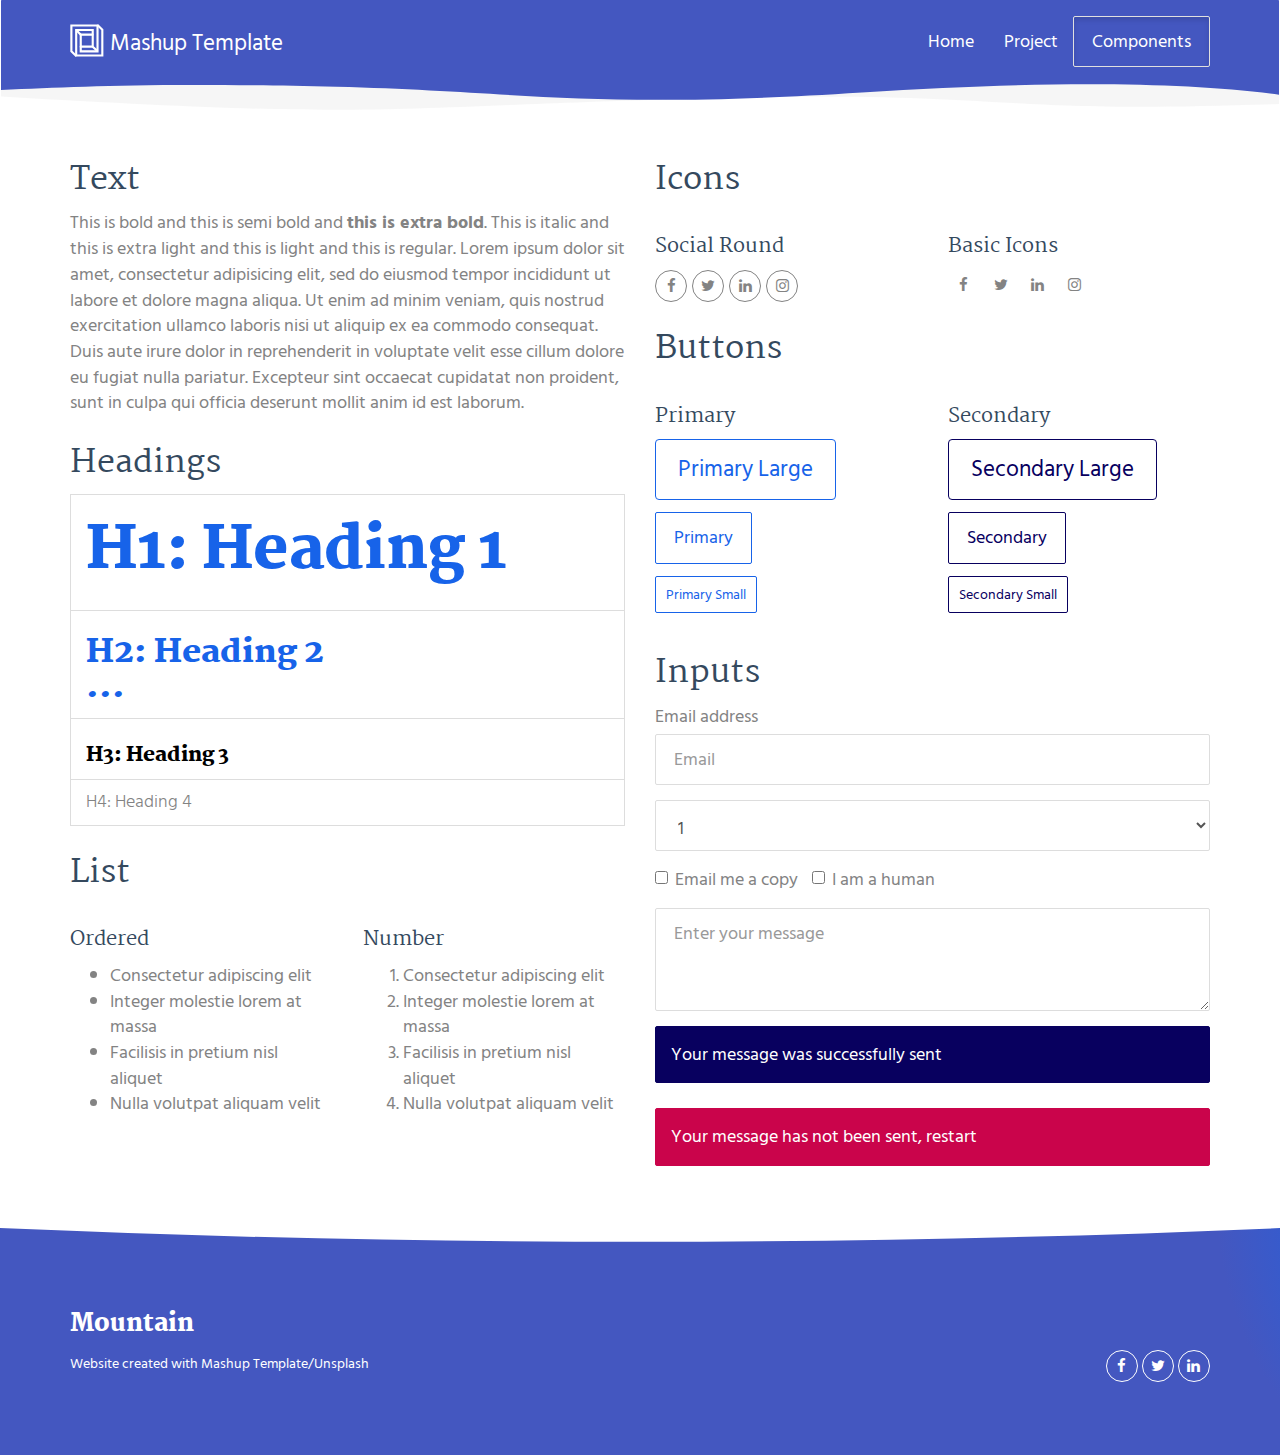
<file: components.html>
<!DOCTYPE html>
<html lang="en">

<head>
  <meta charset="UTF-8">
  <meta content="IE=edge" http-equiv="X-UA-Compatible">
  <meta content="width=device-width,initial-scale=1" name="viewport">
  <meta content="description" name="description">
  <meta name="google" content="notranslate" />
  <meta content="Mashup templates have been developped by Orson.io team" name="author">

  <!-- Disable tap highlight on IE -->
  <meta name="msapplication-tap-highlight" content="no">
  
  
  <link rel="apple-touch-icon" sizes="180x180" href="./assets/apple-icon-180x180.png">
  <link href="./assets/favicon.ico" rel="icon">

  <link href="" rel="stylesheet">


  <title>Title page</title>

<link href="./main.550dcf66.css" rel="stylesheet"></head>

<body> <!-- Add your content of header -->
<header>
  <nav class="navbar navbar-default active">
    <div class="container">
      <div class="navbar-header">
        <button type="button" class="navbar-toggle collapsed" data-toggle="collapse" data-target="#navbar-collapse" aria-expanded="false">
          <span class="sr-only">Toggle navigation</span>
          <span class="icon-bar"></span>
          <span class="icon-bar"></span>
          <span class="icon-bar"></span>
        </button>
        <a class="navbar-brand" href="./index.html" title="">
          <img src="./assets/images/mashup-icon.svg" class="navbar-logo-img" alt="">
          Mashup Template
        </a>
      </div>

      <div class="collapse navbar-collapse" id="navbar-collapse">
        <ul class="nav navbar-nav navbar-right">
          <li><a href="./index.html" title="">Home</a></li>
          <li><a href="./project.html" title="">Project</a></li>
          <li>
            <p>
              <a href="./components.html" class="btn btn-default navbar-btn" title="">Components</a>
            </p>
          </li>

        </ul>
      </div> 
    </div>
  </nav>
</header>

<!-- Add your site or app content here -->
  <div class="container">
    <div class="row">
      <div class="col-xs-12 col-md-6">

        <div class="template-example">
          <h2 class="template-title-example">Text</h2>
          <p>This is bold and this is semi bold and <b>this is extra bold</b>. This is italic and this is extra light and this is light
          and this is regular. Lorem ipsum dolor sit amet, consectetur adipisicing elit, sed do eiusmod
          tempor incididunt ut labore et dolore magna aliqua. Ut enim ad minim veniam,
          quis nostrud exercitation ullamco laboris nisi ut aliquip ex ea commodo
          consequat. Duis aute irure dolor in reprehenderit in voluptate velit esse
          cillum dolore eu fugiat nulla pariatur. Excepteur sint occaecat cupidatat non
          proident, sunt in culpa qui officia deserunt mollit anim id est laborum.
          </p>
        </div>

        <div class="template-example">
          <h2 class="template-title-example">Headings</h2>
          
          <table class="table table-bordered">
            <tr><td><h1>H1: Heading 1</h1></td></tr>
            <tr><td><h2>H2: Heading 2</h2></td></tr>
            <tr><td><h3>H3: Heading 3</h3></td></tr>
            <tr><td><h4>H4: Heading 4</h4></td></tr>
          </table>
        </div>

        <div class="template-example">
          <h2 class="template-title-example">List</h2>
          <div class="row">
            <div class="col-md-6">
              <h3 class="template-title-example">Ordered</h3>
              <ul>
                <li>Consectetur adipiscing elit</li>
                <li>Integer molestie lorem at massa</li>
                <li>Facilisis in pretium nisl aliquet</li>
                <li>Nulla volutpat aliquam velit</li>
              </ul>
            </div>
            <div class="col-md-6">
              <h3 class="template-title-example">Number</h3>
              <ol>
                <li>Consectetur adipiscing elit</li>
                <li>Integer molestie lorem at massa</li>
                <li>Facilisis in pretium nisl aliquet</li>
                <li>Nulla volutpat aliquam velit</li>
              </ol>
            </div>
          </div>
        </div>

        
      </div>

      <div class="col-xs-12 col-md-6">
        <div class="template-example">
          <h2 class="template-title-example">Icons</h2>
          
          <div class="row">
            <div class="col-md-6">
              <h3 class="template-title-example">Social Round</h2>
              <ul class="list-icons">
                <li>
                  <a href="" class="social-round-icon fa-icon">
                    <i class="fa fa-facebook"></i>
                  </a>
                </li>
                <li>
                  <a href="" class="social-round-icon fa-icon">
                    <i class="fa fa-twitter"></i>
                  </a>
                </li>
                <li>
                  <a href="" class="social-round-icon fa-icon">
                    <i class="fa fa-linkedin"></i>
                  </a>
                </li>
                <li>
                  <a href="" class="social-round-icon fa-icon">
                    <i class="fa fa-instagram"></i>
                  </a>
                </li>
              </ul>
            </div>
            <div class="col-md-6">
               <h3 class="template-title-example">Basic Icons</h2>
                <ul class="list-icons">
                  <li>
                    <span class="fa-icon">
                      <i class="fa fa-facebook"></i>
                    </span>
                  </li>
                  <li>
                    <span class="fa-icon">
                      <i class="fa fa-twitter"></i>
                    </span>
                  </li>
                  <li>
                    <span class="fa-icon">
                      <i class="fa fa-linkedin"></i>
                    </span>
                  </li>
                  <li>
                    <span class="fa-icon">
                      <i class="fa fa-instagram"></i>
                    </span>
                  </li>
                </ul>
            </div>

          </div>


          


        </div>

        <div class="template-example">
          <h2 class="template-title-example">Buttons</h2>
          <div class="row">
            <div class="col-md-6">
              <h3 class="template-title-example">Primary</h2>
              <div class="row">
                  <div class="col-md-6">
                  <p><a href="" class="btn btn-primary btn-lg">Primary Large</a></p>
                  <p><a href="" class="btn btn-primary">Primary </a></p>
                  <p><a href="" class="btn btn-primary btn-sm">Primary Small</a></p>
                </div>
              </div>

            </div>

            <div class="col-md-6">
              <h3 class="template-title-example">Secondary</h2>
              <div class="row">
                  <div class="col-md-6">
                  <p><a href="" class="btn btn-info btn-lg">Secondary Large</a></p>
                  <p><a href="" class="btn btn-info">Secondary </a></p>
                  <p><a href="" class="btn btn-info btn-sm">Secondary Small</a></p>
                </div>
              </div>
            </div>
          </div>
        </div>
        
        <div class="template-example">
          <h2 class="template-title-example">Inputs</h2>

            <div class="form-group">
              <label for="exampleInputEmail1">Email address</label>
              <input type="email" class="form-control" id="exampleInputEmail1" placeholder="Email">
            </div>

            <div class="form-group">
              <select class="form-control">
                <option>1</option>
                <option>2</option>
                <option>3</option>
                <option>4</option>
                <option>5</option>
              </select>
            </div>

            <div class="form-group">
              <label class="checkbox-inline">
                <input 
                type="checkbox" id="inlineCheckbox1" value="option1"> Email me a copy
              </label>
              <label class="checkbox-inline">
                <input type="checkbox" id="inlineCheckbox2" value="option2"> I am a human
              </label>
            </div>

            <div class="form-group">
              <textarea class="form-control" rows="3" placeholder="Enter your message"></textarea>
            </div>
            
            <div class="alert alert-success" role="alert">Your message was successfully sent</div>
            <div class="alert alert-danger" role="alert">Your message has not been sent, restart</div>
        </div>




      </div>
    </div>
  </div>

<footer class="footer-container white-text-container">
  <div class="container">
    <div class="row">

     
      <div class="col-xs-12">
        <h3>Mountain</h3>

        <div class="row">
          <div class="col-xs-12 col-sm-7">
            <p><small>Website created with <a href="http://www.mashup-template.com/" title="Create website with free html template">Mashup Template</a>/<a href="https://www.unsplash.com/" title="Beautiful Free Images">Unsplash</a></small>
            </p>
          </div>
          <div class="col-xs-12 col-sm-5">
            <p class="text-right">
              <a href="https://facebook.com/" class="social-round-icon white-round-icon fa-icon" title="">
                <i class="fa fa-facebook" aria-hidden="true"></i>
              </a>
              <a href="https://twitter.com/" class="social-round-icon white-round-icon fa-icon" title="">
                <i class="fa fa-twitter" aria-hidden="true"></i>
              </a>
              <a href="https://www.linkedin.com/" class="social-round-icon white-round-icon fa-icon" title="">
                <i class="fa fa-linkedin" aria-hidden="true"></i>
              </a>
            </p>
          </div>
        </div>
        
        
      </div>
    </div>
  </div>
</footer>

<script>
  document.addEventListener("DOMContentLoaded", function (event) {
    navActivePage();
    scrollRevelation('.reveal');
  });
</script>

<!-- Google Analytics: change UA-XXXXX-X to be your site's ID 

<script>
  (function (i, s, o, g, r, a, m) {
    i['GoogleAnalyticsObject'] = r; i[r] = i[r] || function () {
      (i[r].q = i[r].q || []).push(arguments)
    }, i[r].l = 1 * new Date(); a = s.createElement(o),
      m = s.getElementsByTagName(o)[0]; a.async = 1; a.src = g; m.parentNode.insertBefore(a, m)
  })(window, document, 'script', '//www.google-analytics.com/analytics.js', 'ga');
  ga('create', 'UA-XXXXX-X', 'auto');
  ga('send', 'pageview');
</script>

--> <script type="text/javascript" src="./main.0cf8b554.js"></script></body>

</html>
</file>
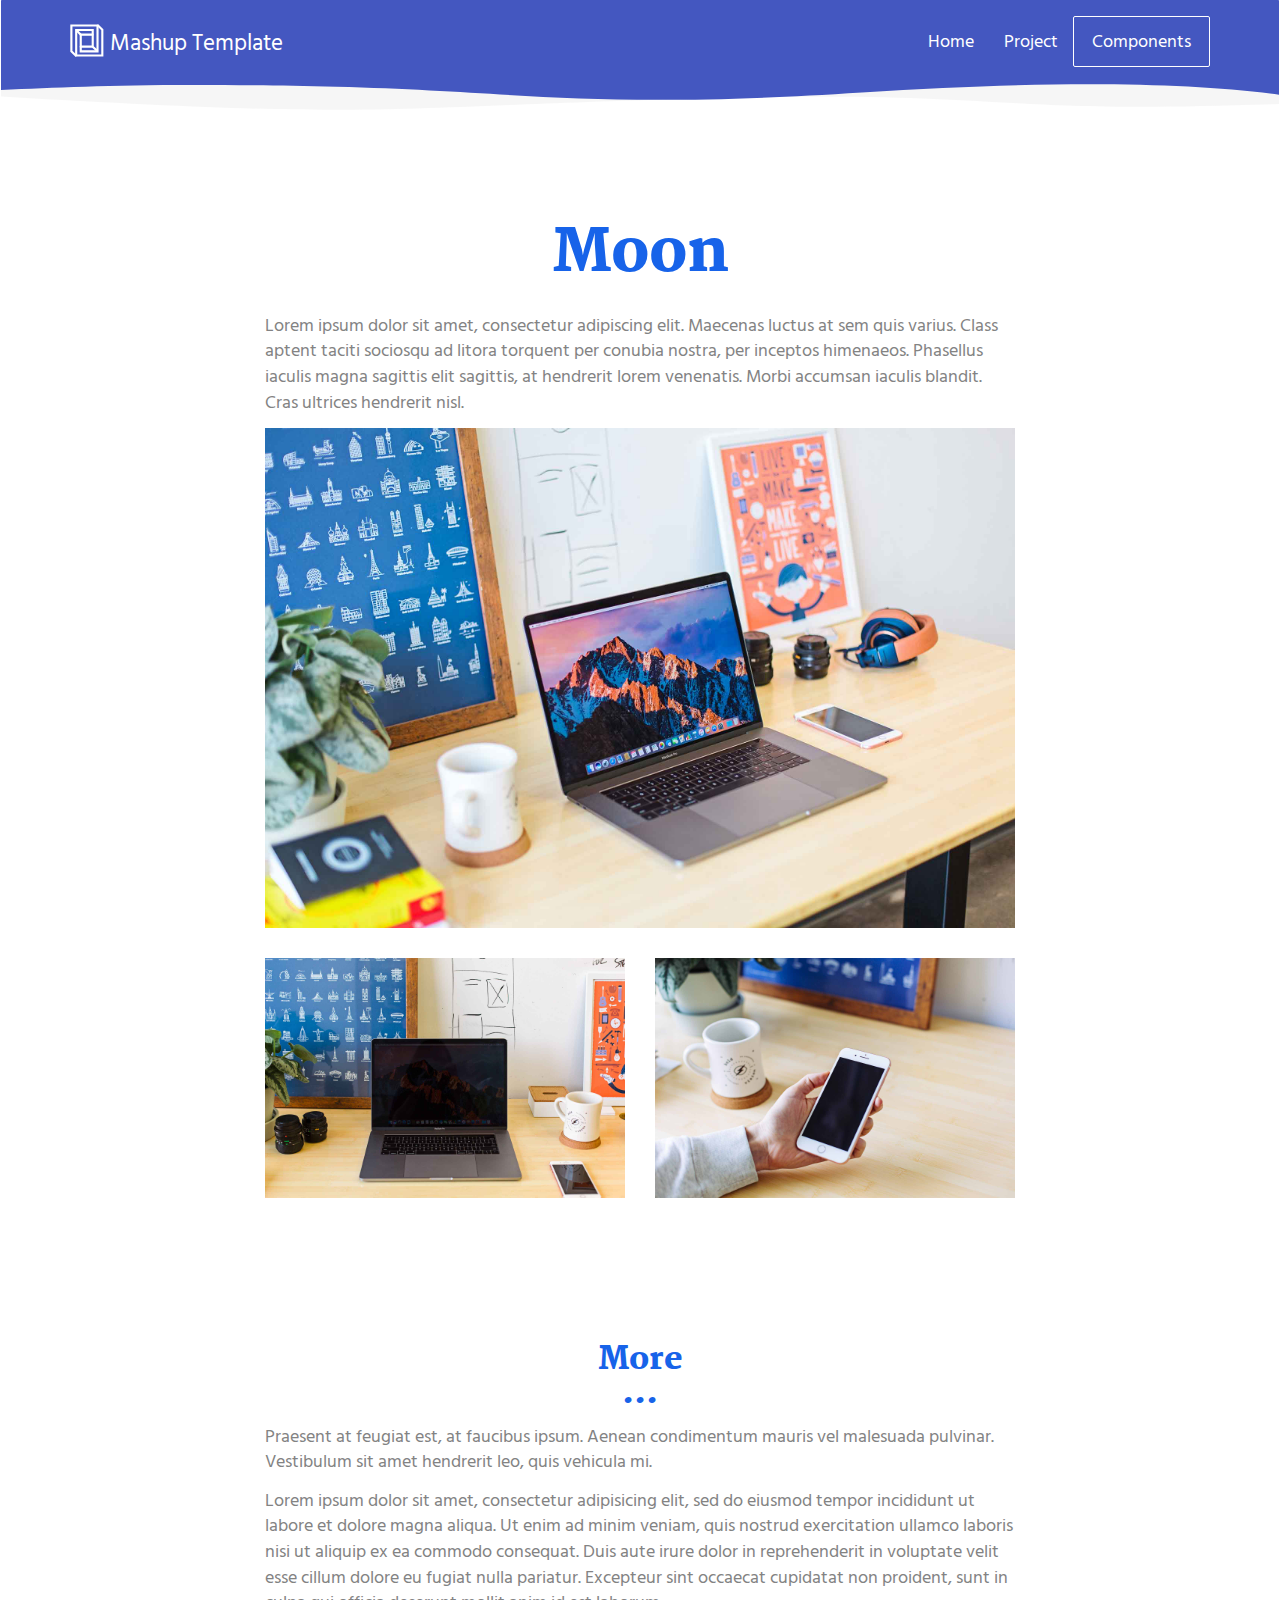
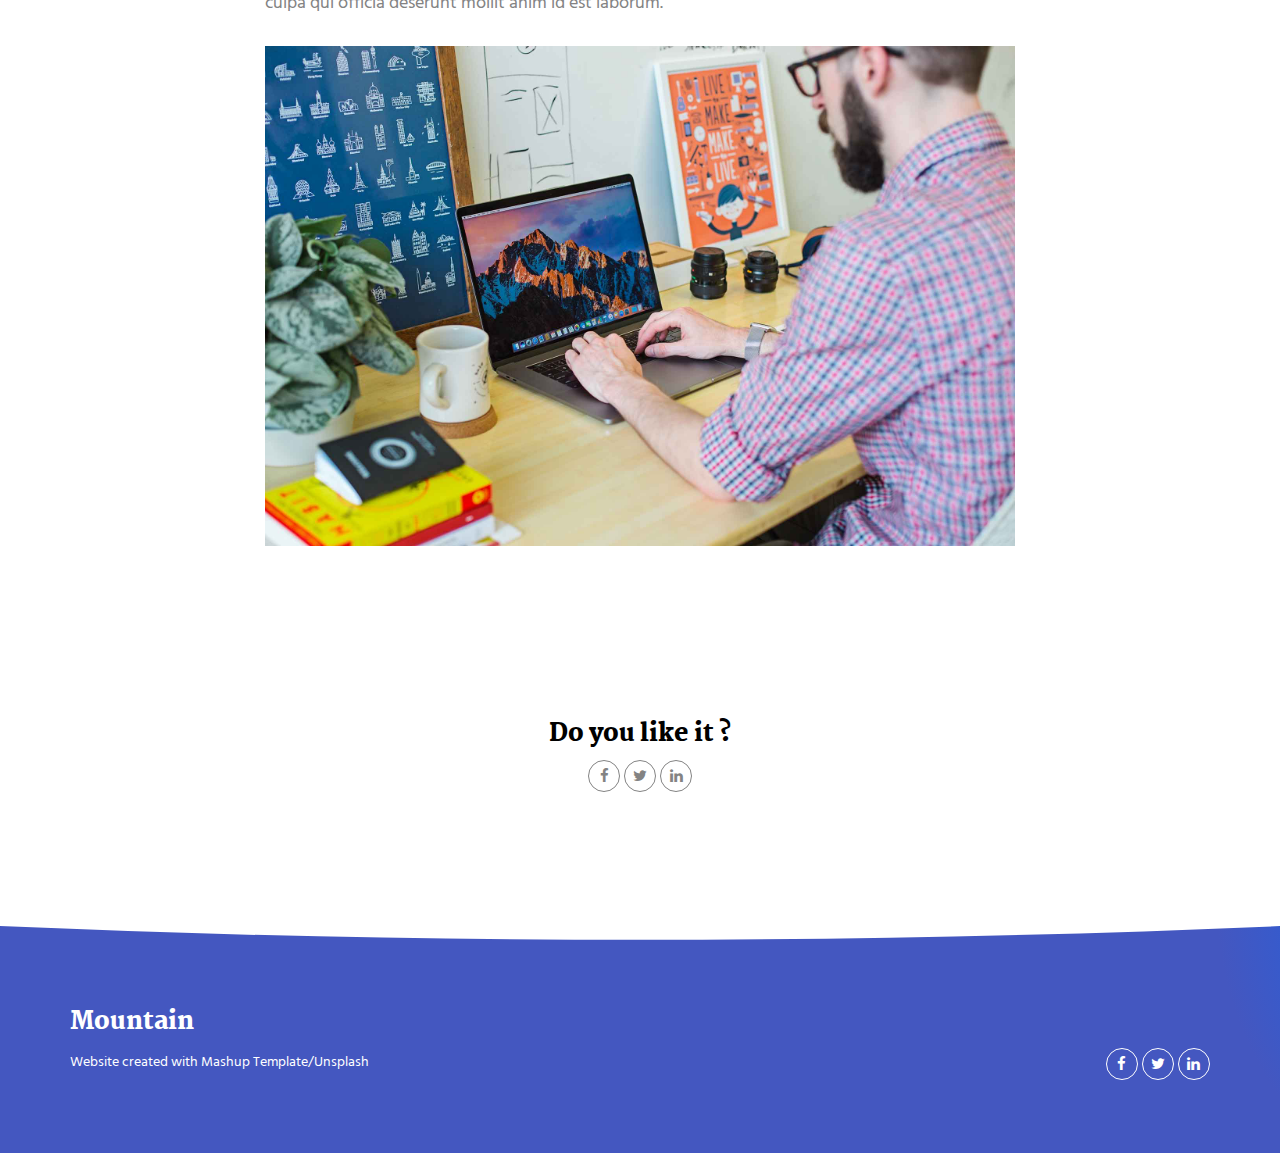
<file: project.html>
<!DOCTYPE html>
<html lang="en">

<head>
  <meta charset="UTF-8">
  <meta content="IE=edge" http-equiv="X-UA-Compatible">
  <meta content="width=device-width,initial-scale=1" name="viewport">
  <meta content="description" name="description">
  <meta name="google" content="notranslate" />
  <meta content="Mashup templates have been developped by Orson.io team" name="author">

  <!-- Disable tap highlight on IE -->
  <meta name="msapplication-tap-highlight" content="no">
  
  
  <link rel="apple-touch-icon" sizes="180x180" href="./assets/apple-icon-180x180.png">
  <link href="./assets/favicon.ico" rel="icon">

  <link href="" rel="stylesheet">


  <title>Title page</title>

<link href="./main.550dcf66.css" rel="stylesheet"></head>

<body> <!-- Add your content of header -->
<header>
  <nav class="navbar navbar-default active">
    <div class="container">
      <div class="navbar-header">
        <button type="button" class="navbar-toggle collapsed" data-toggle="collapse" data-target="#navbar-collapse" aria-expanded="false">
          <span class="sr-only">Toggle navigation</span>
          <span class="icon-bar"></span>
          <span class="icon-bar"></span>
          <span class="icon-bar"></span>
        </button>
        <a class="navbar-brand" href="./index.html" title="">
          <img src="./assets/images/mashup-icon.svg" class="navbar-logo-img" alt="">
          Mashup Template
        </a>
      </div>

      <div class="collapse navbar-collapse" id="navbar-collapse">
        <ul class="nav navbar-nav navbar-right">
          <li><a href="./index.html" title="">Home</a></li>
          <li><a href="./project.html" title="">Project</a></li>
          <li>
            <p>
              <a href="./components.html" class="btn btn-default navbar-btn" title="">Components</a>
            </p>
          </li>

        </ul>
      </div> 
    </div>
  </nav>
</header>

<div class="section-container">
    <div class="container">
      <div class="row">
        <div class="col-xs-12 col-md-8 col-md-offset-2">
          <h1 class="text-center">Moon</h1>
          <p>Lorem ipsum dolor sit amet, consectetur adipiscing elit. Maecenas luctus at sem quis varius. 
          Class aptent taciti sociosqu ad litora torquent per conubia nostra, per inceptos himenaeos. Phasellus iaculis magna sagittis elit sagittis, at hendrerit lorem venenatis. Morbi accumsan iaculis blandit. Cras ultrices hendrerit nisl.</p>
          
          <div class="section-container-spacer">
            <img src="./assets/images/img-06.jpg" alt="" class="img-responsive reveal-content" data-action="zoom">
          </div>

          <div class="row">
            <div class="col-xs-6">
              <img src="./assets/images/img-04.jpg" alt="" class="img-responsive reveal-content" data-action="zoom">
            </div>
            <div class="col-xs-6">
              <img src="./assets/images/img-07.jpg" alt="" class="img-responsive reveal-content" data-action="zoom">
            </div>
          </div>
       </div>
      </div>
    </div>
  </div>

  <div class="section-container">
    <div class="container">
      <div class="row section-container-spacer">
        <div class="col-xs-12 col-md-8 col-md-offset-2">
          <h2 class="text-center">More</h2>
          <div class="section-container-spacer">
            <p>Praesent at feugiat est, at faucibus ipsum. Aenean condimentum mauris vel malesuada pulvinar. Vestibulum sit amet hendrerit leo, quis vehicula mi.</p>
            <p>Lorem ipsum dolor sit amet, consectetur adipisicing elit, sed do eiusmod
            tempor incididunt ut labore et dolore magna aliqua. Ut enim ad minim veniam,
            quis nostrud exercitation ullamco laboris nisi ut aliquip ex ea commodo
            consequat. Duis aute irure dolor in reprehenderit in voluptate velit esse
            cillum dolore eu fugiat nulla pariatur. Excepteur sint occaecat cupidatat non
            proident, sunt in culpa qui officia deserunt mollit anim id est laborum.</p>
          </div>  
          <img src="./assets/images/img-05.jpg" alt="" class="img-responsive reveal-content" data-action="zoom">
        </div>  
      </div>
    </div>
  </div>

  <div class="section-container">
    <div class="container text-center">
      <div class="row section-container-spacer">
        <div class="col-xs-12 col-md-12">
          
          <h3>Do you like it ?</h3>
          <p>
            <a href="https://facebook.com/" class="social-round-icon fa-icon" title="">
              <i class="fa fa-facebook" aria-hidden="true"></i>
            </a>
            <a href="https://twitter.com/" class="social-round-icon fa-icon" title="">
              <i class="fa fa-twitter" aria-hidden="true"></i>
            </a>
            <a href="https://www.linkedin.com/" class="social-round-icon fa-icon" title="">
              <i class="fa fa-linkedin" aria-hidden="true"></i>
            </a>
          </p>
        </div>  
      </div>
    
    </div>
  </div>

<footer class="footer-container white-text-container">
  <div class="container">
    <div class="row">

     
      <div class="col-xs-12">
        <h3>Mountain</h3>

        <div class="row">
          <div class="col-xs-12 col-sm-7">
            <p><small>Website created with <a href="http://www.mashup-template.com/" title="Create website with free html template">Mashup Template</a>/<a href="https://www.unsplash.com/" title="Beautiful Free Images">Unsplash</a></small>
            </p>
          </div>
          <div class="col-xs-12 col-sm-5">
            <p class="text-right">
              <a href="https://facebook.com/" class="social-round-icon white-round-icon fa-icon" title="">
                <i class="fa fa-facebook" aria-hidden="true"></i>
              </a>
              <a href="https://twitter.com/" class="social-round-icon white-round-icon fa-icon" title="">
                <i class="fa fa-twitter" aria-hidden="true"></i>
              </a>
              <a href="https://www.linkedin.com/" class="social-round-icon white-round-icon fa-icon" title="">
                <i class="fa fa-linkedin" aria-hidden="true"></i>
              </a>
            </p>
          </div>
        </div>
        
        
      </div>
    </div>
  </div>
</footer>

<script>
  document.addEventListener("DOMContentLoaded", function (event) {
    navActivePage();
    scrollRevelation('.reveal');
  });
</script>

<!-- Google Analytics: change UA-XXXXX-X to be your site's ID 

<script>
  (function (i, s, o, g, r, a, m) {
    i['GoogleAnalyticsObject'] = r; i[r] = i[r] || function () {
      (i[r].q = i[r].q || []).push(arguments)
    }, i[r].l = 1 * new Date(); a = s.createElement(o),
      m = s.getElementsByTagName(o)[0]; a.async = 1; a.src = g; m.parentNode.insertBefore(a, m)
  })(window, document, 'script', '//www.google-analytics.com/analytics.js', 'ga');
  ga('create', 'UA-XXXXX-X', 'auto');
  ga('send', 'pageview');
</script>

--> <script type="text/javascript" src="./main.0cf8b554.js"></script></body>

</html>
</file>
<file: main.550dcf66.css>
@import url(https://fonts.googleapis.com/css?family=Hind+Siliguri:300,600|Martel:400,900);@import url(https://maxcdn.bootstrapcdn.com/font-awesome/4.7.0/css/font-awesome.min.css);/*!
 * Bootstrap v3.3.7 (http://getbootstrap.com)
 * Copyright 2011-2016 Twitter, Inc.
 * Licensed under MIT (https://github.com/twbs/bootstrap/blob/master/LICENSE)
 */
/*! normalize.css v3.0.3 | MIT License | github.com/necolas/normalize.css */html{font-family:sans-serif;-ms-text-size-adjust:100%;-webkit-text-size-adjust:100%}body{margin:0}article,aside,details,figcaption,figure,footer,header,hgroup,main,menu,nav,section,summary{display:block}audio,canvas,progress,video{display:inline-block;vertical-align:baseline}audio:not([controls]){display:none;height:0}[hidden],template{display:none}a{background-color:transparent}a:active,a:hover{outline:0}abbr[title]{border-bottom:1px dotted}b,strong{font-weight:700}dfn{font-style:italic}h1{font-size:2em;margin:.67em 0}mark{background:#ff0;color:#000}small{font-size:80%}sub,sup{font-size:75%;line-height:0;position:relative;vertical-align:baseline}sup{top:-.5em}sub{bottom:-.25em}img{border:0}svg:not(:root){overflow:hidden}figure{margin:1em 40px}hr{box-sizing:content-box;height:0}pre{overflow:auto}code,kbd,pre,samp{font-family:monospace,monospace;font-size:1em}button,input,optgroup,select,textarea{color:inherit;font:inherit;margin:0}button{overflow:visible}button,select{text-transform:none}button,html input[type=button],input[type=reset],input[type=submit]{-webkit-appearance:button;cursor:pointer}button[disabled],html input[disabled]{cursor:default}button::-moz-focus-inner,input::-moz-focus-inner{border:0;padding:0}input{line-height:normal}input[type=checkbox],input[type=radio]{box-sizing:border-box;padding:0}input[type=number]::-webkit-inner-spin-button,input[type=number]::-webkit-outer-spin-button{height:auto}input[type=search]{-webkit-appearance:textfield;box-sizing:content-box}input[type=search]::-webkit-search-cancel-button,input[type=search]::-webkit-search-decoration{-webkit-appearance:none}fieldset{border:1px solid silver;margin:0 2px;padding:.35em .625em .75em}textarea{overflow:auto}optgroup{font-weight:700}table{border-collapse:collapse;border-spacing:0}td,th{padding:0}

/*! Source: https://github.com/h5bp/html5-boilerplate/blob/master/src/css/main.css */@media print{*,:after,:before{background:transparent!important;color:#000!important;box-shadow:none!important;text-shadow:none!important}a,a:visited{text-decoration:underline}a[href]:after{content:" (" attr(href) ")"}abbr[title]:after{content:" (" attr(title) ")"}a[href^="#"]:after,a[href^="javascript:"]:after{content:""}blockquote,pre{border:1px solid #999;page-break-inside:avoid}thead{display:table-header-group}img,tr{page-break-inside:avoid}img{max-width:100%!important}h2,h3,p{orphans:3;widows:3}h2,h3{page-break-after:avoid}.navbar{display:none}.btn>.caret,.dropup>.btn>.caret{border-top-color:#000!important}.label{border:1px solid #000}.table{border-collapse:collapse!important}.table td,.table th{background-color:#fff!important}.table-bordered td,.table-bordered th{border:1px solid #ddd!important}}*,:after,:before{-webkit-box-sizing:border-box;-moz-box-sizing:border-box;box-sizing:border-box}html{font-size:10px;-webkit-tap-highlight-color:transparent}body{font-family:Hind Siliguri,Helvetica,Arial,sans-serif;font-size:18px;line-height:1.42857;color:#838383;background-color:#fff}button,input,select,textarea{font-family:inherit;font-size:inherit;line-height:inherit}a{color:#1763e9;text-decoration:none}a:focus,a:hover{color:#1045a4;text-decoration:underline}a:focus{outline:5px auto -webkit-focus-ring-color;outline-offset:-2px}figure{margin:0}img{vertical-align:middle}.img-responsive{display:block;max-width:100%;height:auto}.img-rounded{border-radius:4px}.img-thumbnail{padding:4px;line-height:1.42857;background-color:#fff;border:1px solid #ddd;border-radius:2px;-webkit-transition:all .2s ease-in-out;-o-transition:all .2s ease-in-out;transition:all .2s ease-in-out;display:inline-block;max-width:100%;height:auto}.img-circle{border-radius:50%}hr{margin-top:25px;margin-bottom:25px;border:0;border-top:1px solid #eee}.sr-only{position:absolute;width:1px;height:1px;margin:-1px;padding:0;overflow:hidden;clip:rect(0,0,0,0);border:0}.sr-only-focusable:active,.sr-only-focusable:focus{position:static;width:auto;height:auto;margin:0;overflow:visible;clip:auto}[role=button]{cursor:pointer}.h1,.h2,.h3,.h4,.h5,.h6,h1,h2,h3,h4,h5,h6{font-family:Martel,Times New Roman,Times,serif;font-weight:900;line-height:1.1;color:#1763e9}.h1 .small,.h1 small,.h2 .small,.h2 small,.h3 .small,.h3 small,.h4 .small,.h4 small,.h5 .small,.h5 small,.h6 .small,.h6 small,h1 .small,h1 small,h2 .small,h2 small,h3 .small,h3 small,h4 .small,h4 small,h5 .small,h5 small,h6 .small,h6 small{font-weight:400;line-height:1;color:#777}.h1,.h2,.h3,h1,h2,h3{margin-top:25px;margin-bottom:12.5px}.h1 .small,.h1 small,.h2 .small,.h2 small,.h3 .small,.h3 small,h1 .small,h1 small,h2 .small,h2 small,h3 .small,h3 small{font-size:65%}.h4,.h5,.h6,h4,h5,h6{margin-top:12.5px;margin-bottom:12.5px}.h4 .small,.h4 small,.h5 .small,.h5 small,.h6 .small,.h6 small,h4 .small,h4 small,h5 .small,h5 small,h6 .small,h6 small{font-size:75%}.h1,h1{font-size:59px}.h2,h2{font-size:31px}.h3,h3{font-size:24px}.h4,.h5,h4,h5{font-size:18px}.h6,h6{font-size:16px}p{margin:0 0 12.5px}.lead{margin-bottom:25px;font-size:20px;font-weight:300;line-height:1.4}@media (min-width:768px){.lead{font-size:27px}}.small,small{font-size:77%}.mark,mark{background-color:#fcf8e3;padding:.2em}.text-left{text-align:left}.text-right{text-align:right}.text-center{text-align:center}.text-justify{text-align:justify}.text-nowrap{white-space:nowrap}.text-lowercase{text-transform:lowercase}.initialism,.text-uppercase{text-transform:uppercase}.text-capitalize{text-transform:capitalize}.text-muted{color:#777}.text-primary{color:#1763e9}a.text-primary:focus,a.text-primary:hover{color:#124fbb}.text-success{color:#fff}a.text-success:focus,a.text-success:hover{color:#e6e6e6}.text-info{color:#31708f}a.text-info:focus,a.text-info:hover{color:#245269}.text-warning{color:#8a6d3b}a.text-warning:focus,a.text-warning:hover{color:#66512c}.text-danger{color:#fff}a.text-danger:focus,a.text-danger:hover{color:#e6e6e6}.bg-primary{color:#fff;background-color:#1763e9}a.bg-primary:focus,a.bg-primary:hover{background-color:#124fbb}.bg-success{background-color:#08005f}a.bg-success:focus,a.bg-success:hover{background-color:#04002c}.bg-info{background-color:#d9edf7}a.bg-info:focus,a.bg-info:hover{background-color:#afd9ee}.bg-warning{background-color:#fcf8e3}a.bg-warning:focus,a.bg-warning:hover{background-color:#f7ecb5}.bg-danger{background-color:#ca044b}a.bg-danger:focus,a.bg-danger:hover{background-color:#980338}.page-header{padding-bottom:11.5px;margin:50px 0 25px;border-bottom:1px solid #eee}ol,ul{margin-top:0;margin-bottom:12.5px}ol ol,ol ul,ul ol,ul ul{margin-bottom:0}.list-inline,.list-unstyled{padding-left:0;list-style:none}.list-inline{margin-left:-5px}.list-inline>li{display:inline-block;padding-left:5px;padding-right:5px}dl{margin-top:0;margin-bottom:25px}dd,dt{line-height:1.42857}dt{font-weight:700}dd{margin-left:0}.dl-horizontal dd:after,.dl-horizontal dd:before{content:" ";display:table}.dl-horizontal dd:after{clear:both}@media (min-width:768px){.dl-horizontal dt{float:left;width:160px;clear:left;text-align:right;overflow:hidden;text-overflow:ellipsis;white-space:nowrap}.dl-horizontal dd{margin-left:180px}}abbr[data-original-title],abbr[title]{cursor:help;border-bottom:1px dotted #777}.initialism{font-size:90%}blockquote{padding:12.5px 25px;margin:0 0 25px;font-size:22.5px;border-left:5px solid #eee}blockquote ol:last-child,blockquote p:last-child,blockquote ul:last-child{margin-bottom:0}blockquote .small,blockquote footer,blockquote small{display:block;font-size:80%;line-height:1.42857;color:#777}blockquote .small:before,blockquote footer:before,blockquote small:before{content:"\2014   \A0"}.blockquote-reverse,blockquote.pull-right{padding-right:15px;padding-left:0;border-right:5px solid #eee;border-left:0;text-align:right}.blockquote-reverse .small:before,.blockquote-reverse footer:before,.blockquote-reverse small:before,blockquote.pull-right .small:before,blockquote.pull-right footer:before,blockquote.pull-right small:before{content:""}.blockquote-reverse .small:after,.blockquote-reverse footer:after,.blockquote-reverse small:after,blockquote.pull-right .small:after,blockquote.pull-right footer:after,blockquote.pull-right small:after{content:"\A0   \2014"}address{margin-bottom:25px;font-style:normal;line-height:1.42857}code,kbd,pre,samp{font-family:Menlo,Monaco,Consolas,Courier New,monospace}code{color:#c7254e;background-color:#f9f2f4}code,kbd{padding:2px 4px;font-size:90%;border-radius:2px}kbd{color:#fff;background-color:#333;box-shadow:inset 0 -1px 0 rgba(0,0,0,.25)}kbd kbd{padding:0;font-size:100%;font-weight:700;box-shadow:none}pre{display:block;padding:12px;margin:0 0 12.5px;font-size:17px;line-height:1.42857;word-break:break-all;word-wrap:break-word;color:#333;background-color:#f5f5f5;border:1px solid #ccc;border-radius:2px}pre code{padding:0;font-size:inherit;color:inherit;white-space:pre-wrap;background-color:transparent;border-radius:0}.pre-scrollable{max-height:340px;overflow-y:scroll}.container{margin-right:auto;margin-left:auto;padding-left:15px;padding-right:15px}.container:after,.container:before{content:" ";display:table}.container:after{clear:both}@media (min-width:768px){.container{width:750px}}@media (min-width:992px){.container{width:970px}}@media (min-width:1200px){.container{width:1170px}}.container-fluid{margin-right:auto;margin-left:auto;padding-left:15px;padding-right:15px}.container-fluid:after,.container-fluid:before{content:" ";display:table}.container-fluid:after{clear:both}.row{margin-left:-15px;margin-right:-15px}.row:after,.row:before{content:" ";display:table}.row:after{clear:both}.col-lg-1,.col-lg-2,.col-lg-3,.col-lg-4,.col-lg-5,.col-lg-6,.col-lg-7,.col-lg-8,.col-lg-9,.col-lg-10,.col-lg-11,.col-lg-12,.col-md-1,.col-md-2,.col-md-3,.col-md-4,.col-md-5,.col-md-6,.col-md-7,.col-md-8,.col-md-9,.col-md-10,.col-md-11,.col-md-12,.col-sm-1,.col-sm-2,.col-sm-3,.col-sm-4,.col-sm-5,.col-sm-6,.col-sm-7,.col-sm-8,.col-sm-9,.col-sm-10,.col-sm-11,.col-sm-12,.col-xs-1,.col-xs-2,.col-xs-3,.col-xs-4,.col-xs-5,.col-xs-6,.col-xs-7,.col-xs-8,.col-xs-9,.col-xs-10,.col-xs-11,.col-xs-12{position:relative;min-height:1px;padding-left:15px;padding-right:15px}.col-xs-1,.col-xs-2,.col-xs-3,.col-xs-4,.col-xs-5,.col-xs-6,.col-xs-7,.col-xs-8,.col-xs-9,.col-xs-10,.col-xs-11,.col-xs-12{float:left}.col-xs-1{width:8.33333%}.col-xs-2{width:16.66667%}.col-xs-3{width:25%}.col-xs-4{width:33.33333%}.col-xs-5{width:41.66667%}.col-xs-6{width:50%}.col-xs-7{width:58.33333%}.col-xs-8{width:66.66667%}.col-xs-9{width:75%}.col-xs-10{width:83.33333%}.col-xs-11{width:91.66667%}.col-xs-12{width:100%}.col-xs-pull-0{right:auto}.col-xs-pull-1{right:8.33333%}.col-xs-pull-2{right:16.66667%}.col-xs-pull-3{right:25%}.col-xs-pull-4{right:33.33333%}.col-xs-pull-5{right:41.66667%}.col-xs-pull-6{right:50%}.col-xs-pull-7{right:58.33333%}.col-xs-pull-8{right:66.66667%}.col-xs-pull-9{right:75%}.col-xs-pull-10{right:83.33333%}.col-xs-pull-11{right:91.66667%}.col-xs-pull-12{right:100%}.col-xs-push-0{left:auto}.col-xs-push-1{left:8.33333%}.col-xs-push-2{left:16.66667%}.col-xs-push-3{left:25%}.col-xs-push-4{left:33.33333%}.col-xs-push-5{left:41.66667%}.col-xs-push-6{left:50%}.col-xs-push-7{left:58.33333%}.col-xs-push-8{left:66.66667%}.col-xs-push-9{left:75%}.col-xs-push-10{left:83.33333%}.col-xs-push-11{left:91.66667%}.col-xs-push-12{left:100%}.col-xs-offset-0{margin-left:0}.col-xs-offset-1{margin-left:8.33333%}.col-xs-offset-2{margin-left:16.66667%}.col-xs-offset-3{margin-left:25%}.col-xs-offset-4{margin-left:33.33333%}.col-xs-offset-5{margin-left:41.66667%}.col-xs-offset-6{margin-left:50%}.col-xs-offset-7{margin-left:58.33333%}.col-xs-offset-8{margin-left:66.66667%}.col-xs-offset-9{margin-left:75%}.col-xs-offset-10{margin-left:83.33333%}.col-xs-offset-11{margin-left:91.66667%}.col-xs-offset-12{margin-left:100%}@media (min-width:768px){.col-sm-1,.col-sm-2,.col-sm-3,.col-sm-4,.col-sm-5,.col-sm-6,.col-sm-7,.col-sm-8,.col-sm-9,.col-sm-10,.col-sm-11,.col-sm-12{float:left}.col-sm-1{width:8.33333%}.col-sm-2{width:16.66667%}.col-sm-3{width:25%}.col-sm-4{width:33.33333%}.col-sm-5{width:41.66667%}.col-sm-6{width:50%}.col-sm-7{width:58.33333%}.col-sm-8{width:66.66667%}.col-sm-9{width:75%}.col-sm-10{width:83.33333%}.col-sm-11{width:91.66667%}.col-sm-12{width:100%}.col-sm-pull-0{right:auto}.col-sm-pull-1{right:8.33333%}.col-sm-pull-2{right:16.66667%}.col-sm-pull-3{right:25%}.col-sm-pull-4{right:33.33333%}.col-sm-pull-5{right:41.66667%}.col-sm-pull-6{right:50%}.col-sm-pull-7{right:58.33333%}.col-sm-pull-8{right:66.66667%}.col-sm-pull-9{right:75%}.col-sm-pull-10{right:83.33333%}.col-sm-pull-11{right:91.66667%}.col-sm-pull-12{right:100%}.col-sm-push-0{left:auto}.col-sm-push-1{left:8.33333%}.col-sm-push-2{left:16.66667%}.col-sm-push-3{left:25%}.col-sm-push-4{left:33.33333%}.col-sm-push-5{left:41.66667%}.col-sm-push-6{left:50%}.col-sm-push-7{left:58.33333%}.col-sm-push-8{left:66.66667%}.col-sm-push-9{left:75%}.col-sm-push-10{left:83.33333%}.col-sm-push-11{left:91.66667%}.col-sm-push-12{left:100%}.col-sm-offset-0{margin-left:0}.col-sm-offset-1{margin-left:8.33333%}.col-sm-offset-2{margin-left:16.66667%}.col-sm-offset-3{margin-left:25%}.col-sm-offset-4{margin-left:33.33333%}.col-sm-offset-5{margin-left:41.66667%}.col-sm-offset-6{margin-left:50%}.col-sm-offset-7{margin-left:58.33333%}.col-sm-offset-8{margin-left:66.66667%}.col-sm-offset-9{margin-left:75%}.col-sm-offset-10{margin-left:83.33333%}.col-sm-offset-11{margin-left:91.66667%}.col-sm-offset-12{margin-left:100%}}@media (min-width:992px){.col-md-1,.col-md-2,.col-md-3,.col-md-4,.col-md-5,.col-md-6,.col-md-7,.col-md-8,.col-md-9,.col-md-10,.col-md-11,.col-md-12{float:left}.col-md-1{width:8.33333%}.col-md-2{width:16.66667%}.col-md-3{width:25%}.col-md-4{width:33.33333%}.col-md-5{width:41.66667%}.col-md-6{width:50%}.col-md-7{width:58.33333%}.col-md-8{width:66.66667%}.col-md-9{width:75%}.col-md-10{width:83.33333%}.col-md-11{width:91.66667%}.col-md-12{width:100%}.col-md-pull-0{right:auto}.col-md-pull-1{right:8.33333%}.col-md-pull-2{right:16.66667%}.col-md-pull-3{right:25%}.col-md-pull-4{right:33.33333%}.col-md-pull-5{right:41.66667%}.col-md-pull-6{right:50%}.col-md-pull-7{right:58.33333%}.col-md-pull-8{right:66.66667%}.col-md-pull-9{right:75%}.col-md-pull-10{right:83.33333%}.col-md-pull-11{right:91.66667%}.col-md-pull-12{right:100%}.col-md-push-0{left:auto}.col-md-push-1{left:8.33333%}.col-md-push-2{left:16.66667%}.col-md-push-3{left:25%}.col-md-push-4{left:33.33333%}.col-md-push-5{left:41.66667%}.col-md-push-6{left:50%}.col-md-push-7{left:58.33333%}.col-md-push-8{left:66.66667%}.col-md-push-9{left:75%}.col-md-push-10{left:83.33333%}.col-md-push-11{left:91.66667%}.col-md-push-12{left:100%}.col-md-offset-0{margin-left:0}.col-md-offset-1{margin-left:8.33333%}.col-md-offset-2{margin-left:16.66667%}.col-md-offset-3{margin-left:25%}.col-md-offset-4{margin-left:33.33333%}.col-md-offset-5{margin-left:41.66667%}.col-md-offset-6{margin-left:50%}.col-md-offset-7{margin-left:58.33333%}.col-md-offset-8{margin-left:66.66667%}.col-md-offset-9{margin-left:75%}.col-md-offset-10{margin-left:83.33333%}.col-md-offset-11{margin-left:91.66667%}.col-md-offset-12{margin-left:100%}}@media (min-width:1200px){.col-lg-1,.col-lg-2,.col-lg-3,.col-lg-4,.col-lg-5,.col-lg-6,.col-lg-7,.col-lg-8,.col-lg-9,.col-lg-10,.col-lg-11,.col-lg-12{float:left}.col-lg-1{width:8.33333%}.col-lg-2{width:16.66667%}.col-lg-3{width:25%}.col-lg-4{width:33.33333%}.col-lg-5{width:41.66667%}.col-lg-6{width:50%}.col-lg-7{width:58.33333%}.col-lg-8{width:66.66667%}.col-lg-9{width:75%}.col-lg-10{width:83.33333%}.col-lg-11{width:91.66667%}.col-lg-12{width:100%}.col-lg-pull-0{right:auto}.col-lg-pull-1{right:8.33333%}.col-lg-pull-2{right:16.66667%}.col-lg-pull-3{right:25%}.col-lg-pull-4{right:33.33333%}.col-lg-pull-5{right:41.66667%}.col-lg-pull-6{right:50%}.col-lg-pull-7{right:58.33333%}.col-lg-pull-8{right:66.66667%}.col-lg-pull-9{right:75%}.col-lg-pull-10{right:83.33333%}.col-lg-pull-11{right:91.66667%}.col-lg-pull-12{right:100%}.col-lg-push-0{left:auto}.col-lg-push-1{left:8.33333%}.col-lg-push-2{left:16.66667%}.col-lg-push-3{left:25%}.col-lg-push-4{left:33.33333%}.col-lg-push-5{left:41.66667%}.col-lg-push-6{left:50%}.col-lg-push-7{left:58.33333%}.col-lg-push-8{left:66.66667%}.col-lg-push-9{left:75%}.col-lg-push-10{left:83.33333%}.col-lg-push-11{left:91.66667%}.col-lg-push-12{left:100%}.col-lg-offset-0{margin-left:0}.col-lg-offset-1{margin-left:8.33333%}.col-lg-offset-2{margin-left:16.66667%}.col-lg-offset-3{margin-left:25%}.col-lg-offset-4{margin-left:33.33333%}.col-lg-offset-5{margin-left:41.66667%}.col-lg-offset-6{margin-left:50%}.col-lg-offset-7{margin-left:58.33333%}.col-lg-offset-8{margin-left:66.66667%}.col-lg-offset-9{margin-left:75%}.col-lg-offset-10{margin-left:83.33333%}.col-lg-offset-11{margin-left:91.66667%}.col-lg-offset-12{margin-left:100%}}table{background-color:transparent}caption{padding-top:8px;padding-bottom:8px;color:#777}caption,th{text-align:left}.table{width:100%;max-width:100%;margin-bottom:25px}.table>tbody>tr>td,.table>tbody>tr>th,.table>tfoot>tr>td,.table>tfoot>tr>th,.table>thead>tr>td,.table>thead>tr>th{padding:8px;line-height:1.42857;vertical-align:top;border-top:1px solid #ddd}.table>thead>tr>th{vertical-align:bottom;border-bottom:2px solid #ddd}.table>caption+thead>tr:first-child>td,.table>caption+thead>tr:first-child>th,.table>colgroup+thead>tr:first-child>td,.table>colgroup+thead>tr:first-child>th,.table>thead:first-child>tr:first-child>td,.table>thead:first-child>tr:first-child>th{border-top:0}.table>tbody+tbody{border-top:2px solid #ddd}.table .table{background-color:#fff}.table-condensed>tbody>tr>td,.table-condensed>tbody>tr>th,.table-condensed>tfoot>tr>td,.table-condensed>tfoot>tr>th,.table-condensed>thead>tr>td,.table-condensed>thead>tr>th{padding:5px}.table-bordered,.table-bordered>tbody>tr>td,.table-bordered>tbody>tr>th,.table-bordered>tfoot>tr>td,.table-bordered>tfoot>tr>th,.table-bordered>thead>tr>td,.table-bordered>thead>tr>th{border:1px solid #ddd}.table-bordered>thead>tr>td,.table-bordered>thead>tr>th{border-bottom-width:2px}.table-striped>tbody>tr:nth-of-type(odd){background-color:#f9f9f9}.table-hover>tbody>tr:hover{background-color:#f5f5f5}table col[class*=col-]{position:static;float:none;display:table-column}table td[class*=col-],table th[class*=col-]{position:static;float:none;display:table-cell}.table>tbody>tr.active>td,.table>tbody>tr.active>th,.table>tbody>tr>td.active,.table>tbody>tr>th.active,.table>tfoot>tr.active>td,.table>tfoot>tr.active>th,.table>tfoot>tr>td.active,.table>tfoot>tr>th.active,.table>thead>tr.active>td,.table>thead>tr.active>th,.table>thead>tr>td.active,.table>thead>tr>th.active{background-color:#f5f5f5}.table-hover>tbody>tr.active:hover>td,.table-hover>tbody>tr.active:hover>th,.table-hover>tbody>tr:hover>.active,.table-hover>tbody>tr>td.active:hover,.table-hover>tbody>tr>th.active:hover{background-color:#e8e8e8}.table>tbody>tr.success>td,.table>tbody>tr.success>th,.table>tbody>tr>td.success,.table>tbody>tr>th.success,.table>tfoot>tr.success>td,.table>tfoot>tr.success>th,.table>tfoot>tr>td.success,.table>tfoot>tr>th.success,.table>thead>tr.success>td,.table>thead>tr.success>th,.table>thead>tr>td.success,.table>thead>tr>th.success{background-color:#08005f}.table-hover>tbody>tr.success:hover>td,.table-hover>tbody>tr.success:hover>th,.table-hover>tbody>tr:hover>.success,.table-hover>tbody>tr>td.success:hover,.table-hover>tbody>tr>th.success:hover{background-color:#060046}.table>tbody>tr.info>td,.table>tbody>tr.info>th,.table>tbody>tr>td.info,.table>tbody>tr>th.info,.table>tfoot>tr.info>td,.table>tfoot>tr.info>th,.table>tfoot>tr>td.info,.table>tfoot>tr>th.info,.table>thead>tr.info>td,.table>thead>tr.info>th,.table>thead>tr>td.info,.table>thead>tr>th.info{background-color:#d9edf7}.table-hover>tbody>tr.info:hover>td,.table-hover>tbody>tr.info:hover>th,.table-hover>tbody>tr:hover>.info,.table-hover>tbody>tr>td.info:hover,.table-hover>tbody>tr>th.info:hover{background-color:#c4e3f3}.table>tbody>tr.warning>td,.table>tbody>tr.warning>th,.table>tbody>tr>td.warning,.table>tbody>tr>th.warning,.table>tfoot>tr.warning>td,.table>tfoot>tr.warning>th,.table>tfoot>tr>td.warning,.table>tfoot>tr>th.warning,.table>thead>tr.warning>td,.table>thead>tr.warning>th,.table>thead>tr>td.warning,.table>thead>tr>th.warning{background-color:#fcf8e3}.table-hover>tbody>tr.warning:hover>td,.table-hover>tbody>tr.warning:hover>th,.table-hover>tbody>tr:hover>.warning,.table-hover>tbody>tr>td.warning:hover,.table-hover>tbody>tr>th.warning:hover{background-color:#faf2cc}.table>tbody>tr.danger>td,.table>tbody>tr.danger>th,.table>tbody>tr>td.danger,.table>tbody>tr>th.danger,.table>tfoot>tr.danger>td,.table>tfoot>tr.danger>th,.table>tfoot>tr>td.danger,.table>tfoot>tr>th.danger,.table>thead>tr.danger>td,.table>thead>tr.danger>th,.table>thead>tr>td.danger,.table>thead>tr>th.danger{background-color:#ca044b}.table-hover>tbody>tr.danger:hover>td,.table-hover>tbody>tr.danger:hover>th,.table-hover>tbody>tr:hover>.danger,.table-hover>tbody>tr>td.danger:hover,.table-hover>tbody>tr>th.danger:hover{background-color:#b10442}.table-responsive{overflow-x:auto;min-height:.01%}@media screen and (max-width:767px){.table-responsive{width:100%;margin-bottom:18.75px;overflow-y:hidden;-ms-overflow-style:-ms-autohiding-scrollbar;border:1px solid #ddd}.table-responsive>.table{margin-bottom:0}.table-responsive>.table>tbody>tr>td,.table-responsive>.table>tbody>tr>th,.table-responsive>.table>tfoot>tr>td,.table-responsive>.table>tfoot>tr>th,.table-responsive>.table>thead>tr>td,.table-responsive>.table>thead>tr>th{white-space:nowrap}.table-responsive>.table-bordered{border:0}.table-responsive>.table-bordered>tbody>tr>td:first-child,.table-responsive>.table-bordered>tbody>tr>th:first-child,.table-responsive>.table-bordered>tfoot>tr>td:first-child,.table-responsive>.table-bordered>tfoot>tr>th:first-child,.table-responsive>.table-bordered>thead>tr>td:first-child,.table-responsive>.table-bordered>thead>tr>th:first-child{border-left:0}.table-responsive>.table-bordered>tbody>tr>td:last-child,.table-responsive>.table-bordered>tbody>tr>th:last-child,.table-responsive>.table-bordered>tfoot>tr>td:last-child,.table-responsive>.table-bordered>tfoot>tr>th:last-child,.table-responsive>.table-bordered>thead>tr>td:last-child,.table-responsive>.table-bordered>thead>tr>th:last-child{border-right:0}.table-responsive>.table-bordered>tbody>tr:last-child>td,.table-responsive>.table-bordered>tbody>tr:last-child>th,.table-responsive>.table-bordered>tfoot>tr:last-child>td,.table-responsive>.table-bordered>tfoot>tr:last-child>th{border-bottom:0}}fieldset{margin:0;min-width:0}fieldset,legend{padding:0;border:0}legend{display:block;width:100%;margin-bottom:25px;font-size:27px;line-height:inherit;color:#333;border-bottom:1px solid #e5e5e5}label{display:inline-block;max-width:100%;margin-bottom:5px;font-weight:700}input[type=search]{-webkit-box-sizing:border-box;-moz-box-sizing:border-box;box-sizing:border-box}input[type=checkbox],input[type=radio]{margin:4px 0 0;margin-top:1px\9;line-height:normal}input[type=file]{display:block}input[type=range]{display:block;width:100%}select[multiple],select[size]{height:auto}input[type=checkbox]:focus,input[type=file]:focus,input[type=radio]:focus{outline:5px auto -webkit-focus-ring-color;outline-offset:-2px}output{padding-top:13px}.form-control,output{display:block;font-size:18px;line-height:1.42857;color:#555}.form-control{width:100%;height:51px;padding:12px 18px;background-color:#fff;background-image:none;border:1px solid #ddd;border-radius:2px;-webkit-box-shadow:inset 0 1px 1px rgba(0,0,0,.075);box-shadow:inset 0 1px 1px rgba(0,0,0,.075);-webkit-transition:border-color .15s ease-in-out,box-shadow .15s ease-in-out;-o-transition:border-color ease-in-out .15s,box-shadow ease-in-out .15s;transition:border-color .15s ease-in-out,box-shadow .15s ease-in-out}.form-control:focus{border-color:#66afe9;-webkit-box-shadow:inset 0 1px 1px rgba(0,0,0,.075),0 0 8px rgba(102,175,233,.6);box-shadow:inset 0 1px 1px rgba(0,0,0,.075),0 0 8px rgba(102,175,233,.6)}.form-control::-moz-placeholder{color:#999;opacity:1}.form-control:-ms-input-placeholder{color:#999}.form-control::-webkit-input-placeholder{color:#999}.form-control::-ms-expand{border:0;background-color:transparent}.form-control[disabled],.form-control[readonly],fieldset[disabled] .form-control{background-color:#eee;opacity:1}.form-control[disabled],fieldset[disabled] .form-control{cursor:not-allowed}textarea.form-control{height:auto}input[type=search]{-webkit-appearance:none}@media screen and (-webkit-min-device-pixel-ratio:0){input[type=date].form-control,input[type=datetime-local].form-control,input[type=month].form-control,input[type=time].form-control{line-height:51px}.input-group-sm>.input-group-btn>input[type=date].btn,.input-group-sm>.input-group-btn>input[type=datetime-local].btn,.input-group-sm>.input-group-btn>input[type=month].btn,.input-group-sm>.input-group-btn>input[type=time].btn,.input-group-sm>input[type=date].form-control,.input-group-sm>input[type=date].input-group-addon,.input-group-sm>input[type=datetime-local].form-control,.input-group-sm>input[type=datetime-local].input-group-addon,.input-group-sm>input[type=month].form-control,.input-group-sm>input[type=month].input-group-addon,.input-group-sm>input[type=time].form-control,.input-group-sm>input[type=time].input-group-addon,.input-group-sm input[type=date],.input-group-sm input[type=datetime-local],.input-group-sm input[type=month],.input-group-sm input[type=time],input[type=date].input-sm,input[type=datetime-local].input-sm,input[type=month].input-sm,input[type=time].input-sm{line-height:37px}.input-group-lg>.input-group-btn>input[type=date].btn,.input-group-lg>.input-group-btn>input[type=datetime-local].btn,.input-group-lg>.input-group-btn>input[type=month].btn,.input-group-lg>.input-group-btn>input[type=time].btn,.input-group-lg>input[type=date].form-control,.input-group-lg>input[type=date].input-group-addon,.input-group-lg>input[type=datetime-local].form-control,.input-group-lg>input[type=datetime-local].input-group-addon,.input-group-lg>input[type=month].form-control,.input-group-lg>input[type=month].input-group-addon,.input-group-lg>input[type=time].form-control,.input-group-lg>input[type=time].input-group-addon,.input-group-lg input[type=date],.input-group-lg input[type=datetime-local],.input-group-lg input[type=month],.input-group-lg input[type=time],input[type=date].input-lg,input[type=datetime-local].input-lg,input[type=month].input-lg,input[type=time].input-lg{line-height:61px}}.form-group{margin-bottom:15px}.checkbox,.radio{position:relative;display:block;margin-top:10px;margin-bottom:10px}.checkbox label,.radio label{min-height:25px;padding-left:20px;margin-bottom:0;font-weight:400;cursor:pointer}.checkbox-inline input[type=checkbox],.checkbox input[type=checkbox],.radio-inline input[type=radio],.radio input[type=radio]{position:absolute;margin-left:-20px;margin-top:4px\9}.checkbox+.checkbox,.radio+.radio{margin-top:-5px}.checkbox-inline,.radio-inline{position:relative;display:inline-block;padding-left:20px;margin-bottom:0;vertical-align:middle;font-weight:400;cursor:pointer}.checkbox-inline+.checkbox-inline,.radio-inline+.radio-inline{margin-top:0;margin-left:10px}.checkbox-inline.disabled,.checkbox.disabled label,.radio-inline.disabled,.radio.disabled label,fieldset[disabled] .checkbox-inline,fieldset[disabled] .checkbox label,fieldset[disabled] .radio-inline,fieldset[disabled] .radio label,fieldset[disabled] input[type=checkbox],fieldset[disabled] input[type=radio],input[type=checkbox].disabled,input[type=checkbox][disabled],input[type=radio].disabled,input[type=radio][disabled]{cursor:not-allowed}.form-control-static{padding-top:13px;padding-bottom:13px;margin-bottom:0;min-height:43px}.form-control-static.input-lg,.form-control-static.input-sm,.input-group-lg>.form-control-static.form-control,.input-group-lg>.form-control-static.input-group-addon,.input-group-lg>.input-group-btn>.form-control-static.btn,.input-group-sm>.form-control-static.form-control,.input-group-sm>.form-control-static.input-group-addon,.input-group-sm>.input-group-btn>.form-control-static.btn{padding-left:0;padding-right:0}.input-group-sm>.form-control,.input-group-sm>.input-group-addon,.input-group-sm>.input-group-btn>.btn,.input-sm{height:37px;padding:7px 10px;font-size:14px;line-height:1.5;border-radius:2px}.input-group-sm>.input-group-btn>select.btn,.input-group-sm>select.form-control,.input-group-sm>select.input-group-addon,select.input-sm{height:37px;line-height:37px}.input-group-sm>.input-group-btn>select[multiple].btn,.input-group-sm>.input-group-btn>textarea.btn,.input-group-sm>select[multiple].form-control,.input-group-sm>select[multiple].input-group-addon,.input-group-sm>textarea.form-control,.input-group-sm>textarea.input-group-addon,select[multiple].input-sm,textarea.input-sm{height:auto}.form-group-sm .form-control{height:37px;padding:7px 10px;font-size:14px;line-height:1.5;border-radius:2px}.form-group-sm select.form-control{height:37px;line-height:37px}.form-group-sm select[multiple].form-control,.form-group-sm textarea.form-control{height:auto}.form-group-sm .form-control-static{height:37px;min-height:39px;padding:8px 10px;font-size:14px;line-height:1.5}.input-group-lg>.form-control,.input-group-lg>.input-group-addon,.input-group-lg>.input-group-btn>.btn,.input-lg{height:61px;padding:14px 22px;font-size:23px;line-height:1.33333;border-radius:4px}.input-group-lg>.input-group-btn>select.btn,.input-group-lg>select.form-control,.input-group-lg>select.input-group-addon,select.input-lg{height:61px;line-height:61px}.input-group-lg>.input-group-btn>select[multiple].btn,.input-group-lg>.input-group-btn>textarea.btn,.input-group-lg>select[multiple].form-control,.input-group-lg>select[multiple].input-group-addon,.input-group-lg>textarea.form-control,.input-group-lg>textarea.input-group-addon,select[multiple].input-lg,textarea.input-lg{height:auto}.form-group-lg .form-control{height:61px;padding:14px 22px;font-size:23px;line-height:1.33333;border-radius:4px}.form-group-lg select.form-control{height:61px;line-height:61px}.form-group-lg select[multiple].form-control,.form-group-lg textarea.form-control{height:auto}.form-group-lg .form-control-static{height:61px;min-height:48px;padding:15px 22px;font-size:23px;line-height:1.33333}.has-feedback{position:relative}.has-feedback .form-control{padding-right:63.75px}.form-control-feedback{position:absolute;top:0;right:0;z-index:2;display:block;width:51px;height:51px;line-height:51px;text-align:center;pointer-events:none}.form-group-lg .form-control+.form-control-feedback,.input-group-lg+.form-control-feedback,.input-group-lg>.form-control+.form-control-feedback,.input-group-lg>.input-group-addon+.form-control-feedback,.input-group-lg>.input-group-btn>.btn+.form-control-feedback,.input-lg+.form-control-feedback{width:61px;height:61px;line-height:61px}.form-group-sm .form-control+.form-control-feedback,.input-group-sm+.form-control-feedback,.input-group-sm>.form-control+.form-control-feedback,.input-group-sm>.input-group-addon+.form-control-feedback,.input-group-sm>.input-group-btn>.btn+.form-control-feedback,.input-sm+.form-control-feedback{width:37px;height:37px;line-height:37px}.has-success .checkbox,.has-success .checkbox-inline,.has-success.checkbox-inline label,.has-success.checkbox label,.has-success .control-label,.has-success .help-block,.has-success .radio,.has-success .radio-inline,.has-success.radio-inline label,.has-success.radio label{color:#fff}.has-success .form-control{border-color:#fff;-webkit-box-shadow:inset 0 1px 1px rgba(0,0,0,.075);box-shadow:inset 0 1px 1px rgba(0,0,0,.075)}.has-success .form-control:focus{border-color:#e6e6e6;-webkit-box-shadow:inset 0 1px 1px rgba(0,0,0,.075),0 0 6px #fff;box-shadow:inset 0 1px 1px rgba(0,0,0,.075),0 0 6px #fff}.has-success .input-group-addon{color:#fff;border-color:#fff;background-color:#08005f}.has-success .form-control-feedback{color:#fff}.has-warning .checkbox,.has-warning .checkbox-inline,.has-warning.checkbox-inline label,.has-warning.checkbox label,.has-warning .control-label,.has-warning .help-block,.has-warning .radio,.has-warning .radio-inline,.has-warning.radio-inline label,.has-warning.radio label{color:#8a6d3b}.has-warning .form-control{border-color:#8a6d3b;-webkit-box-shadow:inset 0 1px 1px rgba(0,0,0,.075);box-shadow:inset 0 1px 1px rgba(0,0,0,.075)}.has-warning .form-control:focus{border-color:#66512c;-webkit-box-shadow:inset 0 1px 1px rgba(0,0,0,.075),0 0 6px #c0a16b;box-shadow:inset 0 1px 1px rgba(0,0,0,.075),0 0 6px #c0a16b}.has-warning .input-group-addon{color:#8a6d3b;border-color:#8a6d3b;background-color:#fcf8e3}.has-warning .form-control-feedback{color:#8a6d3b}.has-error .checkbox,.has-error .checkbox-inline,.has-error.checkbox-inline label,.has-error.checkbox label,.has-error .control-label,.has-error .help-block,.has-error .radio,.has-error .radio-inline,.has-error.radio-inline label,.has-error.radio label{color:#fff}.has-error .form-control{border-color:#fff;-webkit-box-shadow:inset 0 1px 1px rgba(0,0,0,.075);box-shadow:inset 0 1px 1px rgba(0,0,0,.075)}.has-error .form-control:focus{border-color:#e6e6e6;-webkit-box-shadow:inset 0 1px 1px rgba(0,0,0,.075),0 0 6px #fff;box-shadow:inset 0 1px 1px rgba(0,0,0,.075),0 0 6px #fff}.has-error .input-group-addon{color:#fff;border-color:#fff;background-color:#ca044b}.has-error .form-control-feedback{color:#fff}.has-feedback label~.form-control-feedback{top:30px}.has-feedback label.sr-only~.form-control-feedback{top:0}.help-block{display:block;margin-top:5px;margin-bottom:10px;color:#c3c3c3}@media (min-width:768px){.form-inline .form-group{display:inline-block;margin-bottom:0;vertical-align:middle}.form-inline .form-control{display:inline-block;width:auto;vertical-align:middle}.form-inline .form-control-static{display:inline-block}.form-inline .input-group{display:inline-table;vertical-align:middle}.form-inline .input-group .form-control,.form-inline .input-group .input-group-addon,.form-inline .input-group .input-group-btn{width:auto}.form-inline .input-group>.form-control{width:100%}.form-inline .control-label{margin-bottom:0;vertical-align:middle}.form-inline .checkbox,.form-inline .radio{display:inline-block;margin-top:0;margin-bottom:0;vertical-align:middle}.form-inline .checkbox label,.form-inline .radio label{padding-left:0}.form-inline .checkbox input[type=checkbox],.form-inline .radio input[type=radio]{position:relative;margin-left:0}.form-inline .has-feedback .form-control-feedback{top:0}}.form-horizontal .checkbox,.form-horizontal .checkbox-inline,.form-horizontal .radio,.form-horizontal .radio-inline{margin-top:0;margin-bottom:0;padding-top:13px}.form-horizontal .checkbox,.form-horizontal .radio{min-height:38px}.form-horizontal .form-group{margin-left:-15px;margin-right:-15px}.form-horizontal .form-group:after,.form-horizontal .form-group:before{content:" ";display:table}.form-horizontal .form-group:after{clear:both}@media (min-width:768px){.form-horizontal .control-label{text-align:right;margin-bottom:0;padding-top:13px}}.form-horizontal .has-feedback .form-control-feedback{right:15px}@media (min-width:768px){.form-horizontal .form-group-lg .control-label{padding-top:15px;font-size:23px}}@media (min-width:768px){.form-horizontal .form-group-sm .control-label{padding-top:8px;font-size:14px}}.btn{display:inline-block;margin-bottom:0;font-weight:400;text-align:center;vertical-align:middle;touch-action:manipulation;cursor:pointer;background-image:none;border:1px solid transparent;white-space:nowrap;padding:12px 18px;font-size:18px;line-height:1.42857;border-radius:2px;-webkit-user-select:none;-moz-user-select:none;-ms-user-select:none;user-select:none}.btn.active.focus,.btn.active:focus,.btn.focus,.btn:active.focus,.btn:active:focus,.btn:focus{outline:5px auto -webkit-focus-ring-color;outline-offset:-2px}.btn.focus,.btn:focus,.btn:hover{color:#fff;text-decoration:none}.btn.active,.btn:active{outline:0;background-image:none;-webkit-box-shadow:inset 0 3px 5px rgba(0,0,0,.125);box-shadow:inset 0 3px 5px rgba(0,0,0,.125)}.btn.disabled,.btn[disabled],fieldset[disabled] .btn{cursor:not-allowed;opacity:.65;filter:alpha(opacity=65);-webkit-box-shadow:none;box-shadow:none}a.btn.disabled,fieldset[disabled] a.btn{pointer-events:none}.btn-default{color:#fff;background-color:transparent;border-color:#fff}.btn-default.focus,.btn-default:focus{color:#fff;background-color:transparent;border-color:#bfbfbf}.btn-default.active,.btn-default:active,.btn-default:hover,.open>.btn-default.dropdown-toggle{color:#fff;background-color:transparent;border-color:#e0e0e0}.btn-default.active.focus,.btn-default.active:focus,.btn-default.active:hover,.btn-default:active.focus,.btn-default:active:focus,.btn-default:active:hover,.open>.btn-default.dropdown-toggle.focus,.open>.btn-default.dropdown-toggle:focus,.open>.btn-default.dropdown-toggle:hover{color:#fff;background-color:transparent;border-color:#bfbfbf}.btn-default.active,.btn-default:active,.open>.btn-default.dropdown-toggle{background-image:none}.btn-default.disabled.focus,.btn-default.disabled:focus,.btn-default.disabled:hover,.btn-default[disabled].focus,.btn-default[disabled]:focus,.btn-default[disabled]:hover,fieldset[disabled] .btn-default.focus,fieldset[disabled] .btn-default:focus,fieldset[disabled] .btn-default:hover{background-color:transparent;border-color:#fff}.btn-default .badge{color:transparent;background-color:#fff}.btn-primary{color:#1763e9;background-color:transparent;border-color:#1763e9}.btn-primary.focus,.btn-primary:focus{color:#1763e9;background-color:transparent;border-color:#0b3275}.btn-primary.active,.btn-primary:active,.btn-primary:hover,.open>.btn-primary.dropdown-toggle{color:#1763e9;background-color:transparent;border-color:#114bb2}.btn-primary.active.focus,.btn-primary.active:focus,.btn-primary.active:hover,.btn-primary:active.focus,.btn-primary:active:focus,.btn-primary:active:hover,.open>.btn-primary.dropdown-toggle.focus,.open>.btn-primary.dropdown-toggle:focus,.open>.btn-primary.dropdown-toggle:hover{color:#1763e9;background-color:transparent;border-color:#0b3275}.btn-primary.active,.btn-primary:active,.open>.btn-primary.dropdown-toggle{background-image:none}.btn-primary.disabled.focus,.btn-primary.disabled:focus,.btn-primary.disabled:hover,.btn-primary[disabled].focus,.btn-primary[disabled]:focus,.btn-primary[disabled]:hover,fieldset[disabled] .btn-primary.focus,fieldset[disabled] .btn-primary:focus,fieldset[disabled] .btn-primary:hover{background-color:transparent;border-color:#1763e9}.btn-primary .badge{color:transparent;background-color:#1763e9}.btn-success{color:#5cb85c;background-color:transparent;border-color:#5cb85c}.btn-success.focus,.btn-success:focus{color:#5cb85c;background-color:transparent;border-color:#2d672d}.btn-success.active,.btn-success:active,.btn-success:hover,.open>.btn-success.dropdown-toggle{color:#5cb85c;background-color:transparent;border-color:#419641}.btn-success.active.focus,.btn-success.active:focus,.btn-success.active:hover,.btn-success:active.focus,.btn-success:active:focus,.btn-success:active:hover,.open>.btn-success.dropdown-toggle.focus,.open>.btn-success.dropdown-toggle:focus,.open>.btn-success.dropdown-toggle:hover{color:#5cb85c;background-color:transparent;border-color:#2d672d}.btn-success.active,.btn-success:active,.open>.btn-success.dropdown-toggle{background-image:none}.btn-success.disabled.focus,.btn-success.disabled:focus,.btn-success.disabled:hover,.btn-success[disabled].focus,.btn-success[disabled]:focus,.btn-success[disabled]:hover,fieldset[disabled] .btn-success.focus,fieldset[disabled] .btn-success:focus,fieldset[disabled] .btn-success:hover{background-color:transparent;border-color:#5cb85c}.btn-success .badge{color:transparent;background-color:#5cb85c}.btn-info{border-color:#08005f}.btn-info,.btn-info.focus,.btn-info:focus{color:#08005f;background-color:transparent}.btn-info.focus,.btn-info:focus{border-color:#000}.btn-info.active,.btn-info:active,.btn-info:hover,.open>.btn-info.dropdown-toggle{color:#08005f;background-color:transparent;border-color:#030022}.btn-info.active.focus,.btn-info.active:focus,.btn-info.active:hover,.btn-info:active.focus,.btn-info:active:focus,.btn-info:active:hover,.open>.btn-info.dropdown-toggle.focus,.open>.btn-info.dropdown-toggle:focus,.open>.btn-info.dropdown-toggle:hover{color:#08005f;background-color:transparent;border-color:#000}.btn-info.active,.btn-info:active,.open>.btn-info.dropdown-toggle{background-image:none}.btn-info.disabled.focus,.btn-info.disabled:focus,.btn-info.disabled:hover,.btn-info[disabled].focus,.btn-info[disabled]:focus,.btn-info[disabled]:hover,fieldset[disabled] .btn-info.focus,fieldset[disabled] .btn-info:focus,fieldset[disabled] .btn-info:hover{background-color:transparent;border-color:#08005f}.btn-info .badge{color:transparent;background-color:#08005f}.btn-warning{color:#f0ad4e;background-color:transparent;border-color:#f0ad4e}.btn-warning.focus,.btn-warning:focus{color:#f0ad4e;background-color:transparent;border-color:#b06d0f}.btn-warning.active,.btn-warning:active,.btn-warning:hover,.open>.btn-warning.dropdown-toggle{color:#f0ad4e;background-color:transparent;border-color:#eb9316}.btn-warning.active.focus,.btn-warning.active:focus,.btn-warning.active:hover,.btn-warning:active.focus,.btn-warning:active:focus,.btn-warning:active:hover,.open>.btn-warning.dropdown-toggle.focus,.open>.btn-warning.dropdown-toggle:focus,.open>.btn-warning.dropdown-toggle:hover{color:#f0ad4e;background-color:transparent;border-color:#b06d0f}.btn-warning.active,.btn-warning:active,.open>.btn-warning.dropdown-toggle{background-image:none}.btn-warning.disabled.focus,.btn-warning.disabled:focus,.btn-warning.disabled:hover,.btn-warning[disabled].focus,.btn-warning[disabled]:focus,.btn-warning[disabled]:hover,fieldset[disabled] .btn-warning.focus,fieldset[disabled] .btn-warning:focus,fieldset[disabled] .btn-warning:hover{background-color:transparent;border-color:#f0ad4e}.btn-warning .badge{color:transparent;background-color:#f0ad4e}.btn-danger{color:#d9534f;background-color:transparent;border-color:#d9534f}.btn-danger.focus,.btn-danger:focus{color:#d9534f;background-color:transparent;border-color:#8b211e}.btn-danger.active,.btn-danger:active,.btn-danger:hover,.open>.btn-danger.dropdown-toggle{color:#d9534f;background-color:transparent;border-color:#c12e2a}.btn-danger.active.focus,.btn-danger.active:focus,.btn-danger.active:hover,.btn-danger:active.focus,.btn-danger:active:focus,.btn-danger:active:hover,.open>.btn-danger.dropdown-toggle.focus,.open>.btn-danger.dropdown-toggle:focus,.open>.btn-danger.dropdown-toggle:hover{color:#d9534f;background-color:transparent;border-color:#8b211e}.btn-danger.active,.btn-danger:active,.open>.btn-danger.dropdown-toggle{background-image:none}.btn-danger.disabled.focus,.btn-danger.disabled:focus,.btn-danger.disabled:hover,.btn-danger[disabled].focus,.btn-danger[disabled]:focus,.btn-danger[disabled]:hover,fieldset[disabled] .btn-danger.focus,fieldset[disabled] .btn-danger:focus,fieldset[disabled] .btn-danger:hover{background-color:transparent;border-color:#d9534f}.btn-danger .badge{color:transparent;background-color:#d9534f}.btn-link{color:#1763e9;font-weight:400;border-radius:0}.btn-link,.btn-link.active,.btn-link:active,.btn-link[disabled],fieldset[disabled] .btn-link{background-color:transparent;-webkit-box-shadow:none;box-shadow:none}.btn-link,.btn-link:active,.btn-link:focus,.btn-link:hover{border-color:transparent}.btn-link:focus,.btn-link:hover{color:#1045a4;text-decoration:underline;background-color:transparent}.btn-link[disabled]:focus,.btn-link[disabled]:hover,fieldset[disabled] .btn-link:focus,fieldset[disabled] .btn-link:hover{color:#777;text-decoration:none}.btn-group-lg>.btn,.btn-lg{padding:14px 22px;font-size:23px;line-height:1.33333;border-radius:4px}.btn-group-sm>.btn,.btn-sm{padding:7px 10px;font-size:14px;line-height:1.5;border-radius:2px}.btn-group-xs>.btn,.btn-xs{padding:1px 5px;font-size:14px;line-height:1.5;border-radius:2px}.btn-block{display:block;width:100%}.btn-block+.btn-block{margin-top:5px}input[type=button].btn-block,input[type=reset].btn-block,input[type=submit].btn-block{width:100%}.fade{opacity:0;-webkit-transition:opacity .15s linear;-o-transition:opacity .15s linear;transition:opacity .15s linear}.fade.in{opacity:1}.collapse{display:none}.collapse.in{display:block}tr.collapse.in{display:table-row}tbody.collapse.in{display:table-row-group}.collapsing{position:relative;height:0;overflow:hidden;-webkit-transition-property:height,visibility;transition-property:height,visibility;-webkit-transition-duration:.35s;transition-duration:.35s;-webkit-transition-timing-function:ease;transition-timing-function:ease}.caret{display:inline-block;width:0;height:0;margin-left:2px;vertical-align:middle;border-top:4px dashed;border-top:4px solid\9;border-right:4px solid transparent;border-left:4px solid transparent}.dropdown,.dropup{position:relative}.dropdown-toggle:focus{outline:0}.dropdown-menu{position:absolute;top:100%;left:0;z-index:1000;display:none;float:left;min-width:160px;padding:5px 0;margin:2px 0 0;list-style:none;font-size:18px;text-align:left;background-color:#fff;border:1px solid #ccc;border:1px solid rgba(0,0,0,.15);border-radius:2px;-webkit-box-shadow:0 6px 12px rgba(0,0,0,.175);box-shadow:0 6px 12px rgba(0,0,0,.175);background-clip:padding-box}.dropdown-menu.pull-right{right:0;left:auto}.dropdown-menu .divider{height:1px;margin:11.5px 0;overflow:hidden;background-color:#e5e5e5}.dropdown-menu>li>a{display:block;padding:3px 20px;clear:both;font-weight:400;line-height:1.42857;color:#333;white-space:nowrap}.dropdown-menu>li>a:focus,.dropdown-menu>li>a:hover{text-decoration:none;color:#262626;background-color:#f5f5f5}.dropdown-menu>.active>a,.dropdown-menu>.active>a:focus,.dropdown-menu>.active>a:hover{color:#fff;text-decoration:none;outline:0;background-color:#1763e9}.dropdown-menu>.disabled>a,.dropdown-menu>.disabled>a:focus,.dropdown-menu>.disabled>a:hover{color:#777}.dropdown-menu>.disabled>a:focus,.dropdown-menu>.disabled>a:hover{text-decoration:none;background-color:transparent;background-image:none;filter:progid:DXImageTransform.Microsoft.gradient(enabled = false);cursor:not-allowed}.open>.dropdown-menu{display:block}.open>a{outline:0}.dropdown-menu-right{left:auto;right:0}.dropdown-menu-left{left:0;right:auto}.dropdown-header{display:block;padding:3px 20px;font-size:14px;line-height:1.42857;color:#777;white-space:nowrap}.dropdown-backdrop{position:fixed;left:0;right:0;bottom:0;top:0;z-index:990}.pull-right>.dropdown-menu{right:0;left:auto}.dropup .caret,.navbar-fixed-bottom .dropdown .caret{border-top:0;border-bottom:4px dashed;border-bottom:4px solid\9;content:""}.dropup .dropdown-menu,.navbar-fixed-bottom .dropdown .dropdown-menu{top:auto;bottom:100%;margin-bottom:2px}@media (min-width:768px){.navbar-right .dropdown-menu{right:0;left:auto}.navbar-right .dropdown-menu-left{left:0;right:auto}}.btn-group,.btn-group-vertical{position:relative;display:inline-block;vertical-align:middle}.btn-group-vertical>.btn,.btn-group>.btn{position:relative;float:left}.btn-group-vertical>.btn.active,.btn-group-vertical>.btn:active,.btn-group-vertical>.btn:focus,.btn-group-vertical>.btn:hover,.btn-group>.btn.active,.btn-group>.btn:active,.btn-group>.btn:focus,.btn-group>.btn:hover{z-index:2}.btn-group .btn+.btn,.btn-group .btn+.btn-group,.btn-group .btn-group+.btn,.btn-group .btn-group+.btn-group{margin-left:-1px}.btn-toolbar{margin-left:-5px}.btn-toolbar:after,.btn-toolbar:before{content:" ";display:table}.btn-toolbar:after{clear:both}.btn-toolbar .btn,.btn-toolbar .btn-group,.btn-toolbar .input-group{float:left}.btn-toolbar>.btn,.btn-toolbar>.btn-group,.btn-toolbar>.input-group{margin-left:5px}.btn-group>.btn:not(:first-child):not(:last-child):not(.dropdown-toggle){border-radius:0}.btn-group>.btn:first-child{margin-left:0}.btn-group>.btn:first-child:not(:last-child):not(.dropdown-toggle){border-bottom-right-radius:0;border-top-right-radius:0}.btn-group>.btn:last-child:not(:first-child),.btn-group>.dropdown-toggle:not(:first-child){border-bottom-left-radius:0;border-top-left-radius:0}.btn-group>.btn-group{float:left}.btn-group>.btn-group:not(:first-child):not(:last-child)>.btn{border-radius:0}.btn-group>.btn-group:first-child:not(:last-child)>.btn:last-child,.btn-group>.btn-group:first-child:not(:last-child)>.dropdown-toggle{border-bottom-right-radius:0;border-top-right-radius:0}.btn-group>.btn-group:last-child:not(:first-child)>.btn:first-child{border-bottom-left-radius:0;border-top-left-radius:0}.btn-group .dropdown-toggle:active,.btn-group.open .dropdown-toggle{outline:0}.btn-group>.btn+.dropdown-toggle{padding-left:8px;padding-right:8px}.btn-group-lg.btn-group>.btn+.dropdown-toggle,.btn-group>.btn-lg+.dropdown-toggle{padding-left:12px;padding-right:12px}.btn-group.open .dropdown-toggle{-webkit-box-shadow:inset 0 3px 5px rgba(0,0,0,.125);box-shadow:inset 0 3px 5px rgba(0,0,0,.125)}.btn-group.open .dropdown-toggle.btn-link{-webkit-box-shadow:none;box-shadow:none}.btn .caret{margin-left:0}.btn-group-lg>.btn .caret,.btn-lg .caret{border-width:5px 5px 0;border-bottom-width:0}.dropup .btn-group-lg>.btn .caret,.dropup .btn-lg .caret{border-width:0 5px 5px}.btn-group-vertical>.btn,.btn-group-vertical>.btn-group,.btn-group-vertical>.btn-group>.btn{display:block;float:none;width:100%;max-width:100%}.btn-group-vertical>.btn-group:after,.btn-group-vertical>.btn-group:before{content:" ";display:table}.btn-group-vertical>.btn-group:after{clear:both}.btn-group-vertical>.btn-group>.btn{float:none}.btn-group-vertical>.btn+.btn,.btn-group-vertical>.btn+.btn-group,.btn-group-vertical>.btn-group+.btn,.btn-group-vertical>.btn-group+.btn-group{margin-top:-1px;margin-left:0}.btn-group-vertical>.btn:not(:first-child):not(:last-child){border-radius:0}.btn-group-vertical>.btn:first-child:not(:last-child){border-top-right-radius:2px;border-top-left-radius:2px;border-bottom-right-radius:0;border-bottom-left-radius:0}.btn-group-vertical>.btn:last-child:not(:first-child){border-top-right-radius:0;border-top-left-radius:0;border-bottom-right-radius:2px;border-bottom-left-radius:2px}.btn-group-vertical>.btn-group:not(:first-child):not(:last-child)>.btn{border-radius:0}.btn-group-vertical>.btn-group:first-child:not(:last-child)>.btn:last-child,.btn-group-vertical>.btn-group:first-child:not(:last-child)>.dropdown-toggle{border-bottom-right-radius:0;border-bottom-left-radius:0}.btn-group-vertical>.btn-group:last-child:not(:first-child)>.btn:first-child{border-top-right-radius:0;border-top-left-radius:0}.btn-group-justified{display:table;width:100%;table-layout:fixed;border-collapse:separate}.btn-group-justified>.btn,.btn-group-justified>.btn-group{float:none;display:table-cell;width:1%}.btn-group-justified>.btn-group .btn{width:100%}.btn-group-justified>.btn-group .dropdown-menu{left:auto}[data-toggle=buttons]>.btn-group>.btn input[type=checkbox],[data-toggle=buttons]>.btn-group>.btn input[type=radio],[data-toggle=buttons]>.btn input[type=checkbox],[data-toggle=buttons]>.btn input[type=radio]{position:absolute;clip:rect(0,0,0,0);pointer-events:none}.input-group{position:relative;display:table;border-collapse:separate}.input-group[class*=col-]{float:none;padding-left:0;padding-right:0}.input-group .form-control{position:relative;z-index:2;float:left;width:100%;margin-bottom:0}.input-group .form-control:focus{z-index:3}.input-group-addon,.input-group-btn,.input-group .form-control{display:table-cell}.input-group-addon:not(:first-child):not(:last-child),.input-group-btn:not(:first-child):not(:last-child),.input-group .form-control:not(:first-child):not(:last-child){border-radius:0}.input-group-addon,.input-group-btn{width:1%;white-space:nowrap;vertical-align:middle}.input-group-addon{padding:12px 18px;font-size:18px;font-weight:400;line-height:1;color:#555;text-align:center;background-color:#eee;border:1px solid #ddd;border-radius:2px}.input-group-addon.input-sm,.input-group-sm>.input-group-addon,.input-group-sm>.input-group-btn>.input-group-addon.btn{padding:7px 10px;font-size:14px;border-radius:2px}.input-group-addon.input-lg,.input-group-lg>.input-group-addon,.input-group-lg>.input-group-btn>.input-group-addon.btn{padding:14px 22px;font-size:23px;border-radius:4px}.input-group-addon input[type=checkbox],.input-group-addon input[type=radio]{margin-top:0}.input-group-addon:first-child,.input-group-btn:first-child>.btn,.input-group-btn:first-child>.btn-group>.btn,.input-group-btn:first-child>.dropdown-toggle,.input-group-btn:last-child>.btn-group:not(:last-child)>.btn,.input-group-btn:last-child>.btn:not(:last-child):not(.dropdown-toggle),.input-group .form-control:first-child{border-bottom-right-radius:0;border-top-right-radius:0}.input-group-addon:first-child{border-right:0}.input-group-addon:last-child,.input-group-btn:first-child>.btn-group:not(:first-child)>.btn,.input-group-btn:first-child>.btn:not(:first-child),.input-group-btn:last-child>.btn,.input-group-btn:last-child>.btn-group>.btn,.input-group-btn:last-child>.dropdown-toggle,.input-group .form-control:last-child{border-bottom-left-radius:0;border-top-left-radius:0}.input-group-addon:last-child{border-left:0}.input-group-btn{font-size:0;white-space:nowrap}.input-group-btn,.input-group-btn>.btn{position:relative}.input-group-btn>.btn+.btn{margin-left:-1px}.input-group-btn>.btn:active,.input-group-btn>.btn:focus,.input-group-btn>.btn:hover{z-index:2}.input-group-btn:first-child>.btn,.input-group-btn:first-child>.btn-group{margin-right:-1px}.input-group-btn:last-child>.btn,.input-group-btn:last-child>.btn-group{z-index:2;margin-left:-1px}.nav{margin-bottom:0;padding-left:0;list-style:none}.nav:after,.nav:before{content:" ";display:table}.nav:after{clear:both}.nav>li,.nav>li>a{position:relative;display:block}.nav>li>a{padding:10px 15px}.nav>li>a:focus,.nav>li>a:hover{text-decoration:none;background-color:#eee}.nav>li.disabled>a{color:#777}.nav>li.disabled>a:focus,.nav>li.disabled>a:hover{color:#777;text-decoration:none;background-color:transparent;cursor:not-allowed}.nav .open>a,.nav .open>a:focus,.nav .open>a:hover{background-color:#eee;border-color:#1763e9}.nav .nav-divider{height:1px;margin:11.5px 0;overflow:hidden;background-color:#e5e5e5}.nav>li>a>img{max-width:none}.nav-tabs{border-bottom:1px solid #ddd}.nav-tabs>li{float:left;margin-bottom:-1px}.nav-tabs>li>a{margin-right:2px;line-height:1.42857;border:1px solid transparent;border-radius:2px 2px 0 0}.nav-tabs>li>a:hover{border-color:#eee #eee #ddd}.nav-tabs>li.active>a,.nav-tabs>li.active>a:focus,.nav-tabs>li.active>a:hover{color:#555;background-color:#fff;border:1px solid #ddd;border-bottom-color:transparent;cursor:default}.nav-pills>li{float:left}.nav-pills>li>a{border-radius:2px}.nav-pills>li+li{margin-left:2px}.nav-pills>li.active>a,.nav-pills>li.active>a:focus,.nav-pills>li.active>a:hover{color:#fff;background-color:#1763e9}.nav-stacked>li{float:none}.nav-stacked>li+li{margin-top:2px;margin-left:0}.nav-justified,.nav-tabs.nav-justified{width:100%}.nav-justified>li,.nav-tabs.nav-justified>li{float:none}.nav-justified>li>a,.nav-tabs.nav-justified>li>a{text-align:center;margin-bottom:5px}.nav-justified>.dropdown .dropdown-menu{top:auto;left:auto}@media (min-width:768px){.nav-justified>li,.nav-tabs.nav-justified>li{display:table-cell;width:1%}.nav-justified>li>a,.nav-tabs.nav-justified>li>a{margin-bottom:0}}.nav-tabs-justified,.nav-tabs.nav-justified{border-bottom:0}.nav-tabs-justified>li>a,.nav-tabs.nav-justified>li>a{margin-right:0;border-radius:2px}.nav-tabs-justified>.active>a,.nav-tabs-justified>.active>a:focus,.nav-tabs-justified>.active>a:hover,.nav-tabs.nav-justified>.active>a,.nav-tabs.nav-justified>.active>a:focus,.nav-tabs.nav-justified>.active>a:hover{border:1px solid #ddd}@media (min-width:768px){.nav-tabs-justified>li>a,.nav-tabs.nav-justified>li>a{border-bottom:1px solid #ddd;border-radius:2px 2px 0 0}.nav-tabs-justified>.active>a,.nav-tabs-justified>.active>a:focus,.nav-tabs-justified>.active>a:hover,.nav-tabs.nav-justified>.active>a,.nav-tabs.nav-justified>.active>a:focus,.nav-tabs.nav-justified>.active>a:hover{border-bottom-color:#fff}}.tab-content>.tab-pane{display:none}.tab-content>.active{display:block}.nav-tabs .dropdown-menu{margin-top:-1px;border-top-right-radius:0;border-top-left-radius:0}.navbar{position:relative;min-height:80px;margin-bottom:25px;border:1px solid transparent}.navbar:after,.navbar:before{content:" ";display:table}.navbar:after{clear:both}@media (min-width:768px){.navbar{border-radius:2px}}.navbar-header:after,.navbar-header:before{content:" ";display:table}.navbar-header:after{clear:both}@media (min-width:768px){.navbar-header{float:left}}.navbar-collapse{overflow-x:visible;padding-right:15px;padding-left:15px;border-top:1px solid transparent;box-shadow:inset 0 1px 0 hsla(0,0%,100%,.1);-webkit-overflow-scrolling:touch}.navbar-collapse:after,.navbar-collapse:before{content:" ";display:table}.navbar-collapse:after{clear:both}.navbar-collapse.in{overflow-y:auto}@media (min-width:768px){.navbar-collapse{width:auto;border-top:0;box-shadow:none}.navbar-collapse.collapse{display:block!important;height:auto!important;padding-bottom:0;overflow:visible!important}.navbar-collapse.in{overflow-y:visible}.navbar-fixed-bottom .navbar-collapse,.navbar-fixed-top .navbar-collapse,.navbar-static-top .navbar-collapse{padding-left:0;padding-right:0}}.navbar-fixed-bottom .navbar-collapse,.navbar-fixed-top .navbar-collapse{max-height:340px}@media (max-device-width:480px) and (orientation:landscape){.navbar-fixed-bottom .navbar-collapse,.navbar-fixed-top .navbar-collapse{max-height:200px}}.container-fluid>.navbar-collapse,.container-fluid>.navbar-header,.container>.navbar-collapse,.container>.navbar-header{margin-right:-15px;margin-left:-15px}@media (min-width:768px){.container-fluid>.navbar-collapse,.container-fluid>.navbar-header,.container>.navbar-collapse,.container>.navbar-header{margin-right:0;margin-left:0}}.navbar-static-top{z-index:1000;border-width:0 0 1px}@media (min-width:768px){.navbar-static-top{border-radius:0}}.navbar-fixed-bottom,.navbar-fixed-top{position:fixed;right:0;left:0;z-index:1030}@media (min-width:768px){.navbar-fixed-bottom,.navbar-fixed-top{border-radius:0}}.navbar-fixed-top{top:0;border-width:0 0 1px}.navbar-fixed-bottom{bottom:0;margin-bottom:0;border-width:1px 0 0}.navbar-brand{float:left;padding:27.5px 15px;font-size:23px;line-height:25px;height:80px}.navbar-brand:focus,.navbar-brand:hover{text-decoration:none}.navbar-brand>img{display:block}@media (min-width:768px){.navbar>.container-fluid .navbar-brand,.navbar>.container .navbar-brand{margin-left:-15px}}.navbar-toggle{position:relative;float:right;margin-right:15px;padding:9px 10px;margin-top:23px;margin-bottom:23px;background-color:transparent;background-image:none;border:1px solid transparent;border-radius:2px}.navbar-toggle:focus{outline:0}.navbar-toggle .icon-bar{display:block;width:22px;height:2px;border-radius:1px}.navbar-toggle .icon-bar+.icon-bar{margin-top:4px}@media (min-width:768px){.navbar-toggle{display:none}}.navbar-nav{margin:13.75px -15px}.navbar-nav>li>a{padding-top:10px;padding-bottom:10px;line-height:25px}@media (max-width:767px){.navbar-nav .open .dropdown-menu{position:static;float:none;width:auto;margin-top:0;background-color:transparent;border:0;box-shadow:none}.navbar-nav .open .dropdown-menu .dropdown-header,.navbar-nav .open .dropdown-menu>li>a{padding:5px 15px 5px 25px}.navbar-nav .open .dropdown-menu>li>a{line-height:25px}.navbar-nav .open .dropdown-menu>li>a:focus,.navbar-nav .open .dropdown-menu>li>a:hover{background-image:none}}@media (min-width:768px){.navbar-nav{float:left;margin:0}.navbar-nav>li{float:left}.navbar-nav>li>a{padding-top:27.5px;padding-bottom:27.5px}}.navbar-form{margin:14.5px -15px;padding:10px 15px;border-top:1px solid transparent;border-bottom:1px solid transparent;-webkit-box-shadow:inset 0 1px 0 hsla(0,0%,100%,.1),0 1px 0 hsla(0,0%,100%,.1);box-shadow:inset 0 1px 0 hsla(0,0%,100%,.1),0 1px 0 hsla(0,0%,100%,.1)}@media (min-width:768px){.navbar-form .form-group{display:inline-block;margin-bottom:0;vertical-align:middle}.navbar-form .form-control{display:inline-block;width:auto;vertical-align:middle}.navbar-form .form-control-static{display:inline-block}.navbar-form .input-group{display:inline-table;vertical-align:middle}.navbar-form .input-group .form-control,.navbar-form .input-group .input-group-addon,.navbar-form .input-group .input-group-btn{width:auto}.navbar-form .input-group>.form-control{width:100%}.navbar-form .control-label{margin-bottom:0;vertical-align:middle}.navbar-form .checkbox,.navbar-form .radio{display:inline-block;margin-top:0;margin-bottom:0;vertical-align:middle}.navbar-form .checkbox label,.navbar-form .radio label{padding-left:0}.navbar-form .checkbox input[type=checkbox],.navbar-form .radio input[type=radio]{position:relative;margin-left:0}.navbar-form .has-feedback .form-control-feedback{top:0}}@media (max-width:767px){.navbar-form .form-group{margin-bottom:5px}.navbar-form .form-group:last-child{margin-bottom:0}}@media (min-width:768px){.navbar-form{width:auto;border:0;margin-left:0;margin-right:0;padding-top:0;padding-bottom:0;-webkit-box-shadow:none;box-shadow:none}}.navbar-nav>li>.dropdown-menu{margin-top:0;border-top-right-radius:0;border-top-left-radius:0}.navbar-fixed-bottom .navbar-nav>li>.dropdown-menu{margin-bottom:0;border-top-right-radius:2px;border-top-left-radius:2px;border-bottom-right-radius:0;border-bottom-left-radius:0}.navbar-btn{margin-top:14.5px;margin-bottom:14.5px}.btn-group-sm>.navbar-btn.btn,.navbar-btn.btn-sm{margin-top:21.5px;margin-bottom:21.5px}.btn-group-xs>.navbar-btn.btn,.navbar-btn.btn-xs{margin-top:29px;margin-bottom:29px}.navbar-text{margin-top:27.5px;margin-bottom:27.5px}@media (min-width:768px){.navbar-text{float:left;margin-left:15px;margin-right:15px}}@media (min-width:768px){.navbar-left{float:left!important}.navbar-right{float:right!important;margin-right:-15px}.navbar-right~.navbar-right{margin-right:0}}.navbar-default{background-color:transparent;border-color:transparent}.navbar-default .navbar-brand{color:#fff}.navbar-default .navbar-brand:focus,.navbar-default .navbar-brand:hover{color:#e6e6e6;background-color:transparent}.navbar-default .navbar-text{color:#838383}.navbar-default .navbar-nav>li>a{color:#fff}.navbar-default .navbar-nav>li>a:focus,.navbar-default .navbar-nav>li>a:hover{color:#e6e6e6;background-color:transparent}.navbar-default .navbar-nav>.active>a,.navbar-default .navbar-nav>.active>a:focus,.navbar-default .navbar-nav>.active>a:hover{color:#fff;background-color:transparent}.navbar-default .navbar-nav>.disabled>a,.navbar-default .navbar-nav>.disabled>a:focus,.navbar-default .navbar-nav>.disabled>a:hover{color:#ccc;background-color:transparent}.navbar-default .navbar-toggle{border-color:#ddd}.navbar-default .navbar-toggle:focus,.navbar-default .navbar-toggle:hover{background-color:#ddd}.navbar-default .navbar-toggle .icon-bar{background-color:#888}.navbar-default .navbar-collapse,.navbar-default .navbar-form{border-color:transparent}.navbar-default .navbar-nav>.open>a,.navbar-default .navbar-nav>.open>a:focus,.navbar-default .navbar-nav>.open>a:hover{background-color:transparent;color:#fff}@media (max-width:767px){.navbar-default .navbar-nav .open .dropdown-menu>li>a{color:#fff}.navbar-default .navbar-nav .open .dropdown-menu>li>a:focus,.navbar-default .navbar-nav .open .dropdown-menu>li>a:hover{color:#e6e6e6;background-color:transparent}.navbar-default .navbar-nav .open .dropdown-menu>.active>a,.navbar-default .navbar-nav .open .dropdown-menu>.active>a:focus,.navbar-default .navbar-nav .open .dropdown-menu>.active>a:hover{color:#fff;background-color:transparent}.navbar-default .navbar-nav .open .dropdown-menu>.disabled>a,.navbar-default .navbar-nav .open .dropdown-menu>.disabled>a:focus,.navbar-default .navbar-nav .open .dropdown-menu>.disabled>a:hover{color:#ccc;background-color:transparent}}.navbar-default .navbar-link{color:#fff}.navbar-default .navbar-link:hover{color:#e6e6e6}.navbar-default .btn-link{color:#fff}.navbar-default .btn-link:focus,.navbar-default .btn-link:hover{color:#e6e6e6}.navbar-default .btn-link[disabled]:focus,.navbar-default .btn-link[disabled]:hover,fieldset[disabled] .navbar-default .btn-link:focus,fieldset[disabled] .navbar-default .btn-link:hover{color:#ccc}.navbar-inverse{background-color:#222;border-color:#1763e9}.navbar-inverse .navbar-brand{color:#fff}.navbar-inverse .navbar-brand:focus,.navbar-inverse .navbar-brand:hover{color:#fff;background-color:transparent}.navbar-inverse .navbar-nav>li>a,.navbar-inverse .navbar-text{color:#fff}.navbar-inverse .navbar-nav>li>a:focus,.navbar-inverse .navbar-nav>li>a:hover{color:#fff;background-color:transparent}.navbar-inverse .navbar-nav>.active>a,.navbar-inverse .navbar-nav>.active>a:focus,.navbar-inverse .navbar-nav>.active>a:hover{color:#fff;background-color:#090909}.navbar-inverse .navbar-nav>.disabled>a,.navbar-inverse .navbar-nav>.disabled>a:focus,.navbar-inverse .navbar-nav>.disabled>a:hover{color:#444;background-color:transparent}.navbar-inverse .navbar-toggle{border-color:#333}.navbar-inverse .navbar-toggle:focus,.navbar-inverse .navbar-toggle:hover{background-color:#333}.navbar-inverse .navbar-toggle .icon-bar{background-color:#fff}.navbar-inverse .navbar-collapse,.navbar-inverse .navbar-form{border-color:#101010}.navbar-inverse .navbar-nav>.open>a,.navbar-inverse .navbar-nav>.open>a:focus,.navbar-inverse .navbar-nav>.open>a:hover{background-color:#090909;color:#fff}@media (max-width:767px){.navbar-inverse .navbar-nav .open .dropdown-menu>.dropdown-header{border-color:#1763e9}.navbar-inverse .navbar-nav .open .dropdown-menu .divider{background-color:#1763e9}.navbar-inverse .navbar-nav .open .dropdown-menu>li>a{color:#fff}.navbar-inverse .navbar-nav .open .dropdown-menu>li>a:focus,.navbar-inverse .navbar-nav .open .dropdown-menu>li>a:hover{color:#fff;background-color:transparent}.navbar-inverse .navbar-nav .open .dropdown-menu>.active>a,.navbar-inverse .navbar-nav .open .dropdown-menu>.active>a:focus,.navbar-inverse .navbar-nav .open .dropdown-menu>.active>a:hover{color:#fff;background-color:#090909}.navbar-inverse .navbar-nav .open .dropdown-menu>.disabled>a,.navbar-inverse .navbar-nav .open .dropdown-menu>.disabled>a:focus,.navbar-inverse .navbar-nav .open .dropdown-menu>.disabled>a:hover{color:#444;background-color:transparent}}.navbar-inverse .btn-link,.navbar-inverse .btn-link:focus,.navbar-inverse .btn-link:hover,.navbar-inverse .navbar-link,.navbar-inverse .navbar-link:hover{color:#fff}.navbar-inverse .btn-link[disabled]:focus,.navbar-inverse .btn-link[disabled]:hover,fieldset[disabled] .navbar-inverse .btn-link:focus,fieldset[disabled] .navbar-inverse .btn-link:hover{color:#444}.label{display:inline;padding:.2em .6em .3em;font-size:75%;font-weight:700;line-height:1;color:#fff;text-align:center;white-space:nowrap;vertical-align:baseline;border-radius:.25em}.label:empty{display:none}.btn .label{position:relative;top:-1px}a.label:focus,a.label:hover{color:#fff;text-decoration:none;cursor:pointer}.label-default{background-color:#777}.label-default[href]:focus,.label-default[href]:hover{background-color:#5e5e5e}.label-primary{background-color:#1763e9}.label-primary[href]:focus,.label-primary[href]:hover{background-color:#124fbb}.label-success{background-color:#5cb85c}.label-success[href]:focus,.label-success[href]:hover{background-color:#449d44}.label-info{background-color:#08005f}.label-info[href]:focus,.label-info[href]:hover{background-color:#04002c}.label-warning{background-color:#f0ad4e}.label-warning[href]:focus,.label-warning[href]:hover{background-color:#ec971f}.label-danger{background-color:#d9534f}.label-danger[href]:focus,.label-danger[href]:hover{background-color:#c9302c}.badge{display:inline-block;min-width:10px;padding:3px 7px;font-size:14px;font-weight:700;color:#fff;line-height:1;vertical-align:middle;white-space:nowrap;text-align:center;background-color:#777;border-radius:10px}.badge:empty{display:none}.btn .badge{position:relative;top:-1px}.btn-group-xs>.btn .badge,.btn-xs .badge{top:0;padding:1px 5px}.list-group-item.active>.badge,.nav-pills>.active>a>.badge{color:#1763e9;background-color:#fff}.list-group-item>.badge{float:right}.list-group-item>.badge+.badge{margin-right:5px}.nav-pills>li>a>.badge{margin-left:3px}a.badge:focus,a.badge:hover{color:#fff;text-decoration:none;cursor:pointer}.alert{padding:15px;margin-bottom:25px;border:1px solid transparent;border-radius:2px}.alert h4{margin-top:0;color:inherit}.alert .alert-link{font-weight:700}.alert>p,.alert>ul{margin-bottom:0}.alert>p+p{margin-top:5px}.alert-dismissable,.alert-dismissible{padding-right:35px}.alert-dismissable .close,.alert-dismissible .close{position:relative;top:-2px;right:-21px;color:inherit}.alert-success{background-color:#08005f;border-color:#08005f;color:#fff}.alert-success hr{border-top-color:#060046}.alert-success .alert-link{color:#e6e6e6}.alert-info{background-color:#d9edf7;border-color:#bce8f1;color:#31708f}.alert-info hr{border-top-color:#a6e1ec}.alert-info .alert-link{color:#245269}.alert-warning{background-color:#fcf8e3;border-color:#faebcc;color:#8a6d3b}.alert-warning hr{border-top-color:#f7e1b5}.alert-warning .alert-link{color:#66512c}.alert-danger{background-color:#ca044b;border-color:#ca044b;color:#fff}.alert-danger hr{border-top-color:#b10442}.alert-danger .alert-link{color:#e6e6e6}.embed-responsive{position:relative;display:block;height:0;padding:0;overflow:hidden}.embed-responsive .embed-responsive-item,.embed-responsive embed,.embed-responsive iframe,.embed-responsive object,.embed-responsive video{position:absolute;top:0;left:0;bottom:0;height:100%;width:100%;border:0}.embed-responsive-16by9{padding-bottom:56.25%}.embed-responsive-4by3{padding-bottom:75%}.close{float:right;font-size:27px;font-weight:700;line-height:1;color:#000;text-shadow:0 1px 0 #fff;opacity:.2;filter:alpha(opacity=20)}.close:focus,.close:hover{color:#000;text-decoration:none;cursor:pointer;opacity:.5;filter:alpha(opacity=50)}button.close{padding:0;cursor:pointer;background:transparent;border:0;-webkit-appearance:none}.carousel,.carousel-inner{position:relative}.carousel-inner{overflow:hidden;width:100%}.carousel-inner>.item{display:none;position:relative;-webkit-transition:left .6s ease-in-out;-o-transition:.6s ease-in-out left;transition:left .6s ease-in-out}.carousel-inner>.item>a>img,.carousel-inner>.item>img{display:block;height:auto;line-height:1}@media (-webkit-transform-3d),(transform-3d){.carousel-inner>.item{-webkit-transition:-webkit-transform .6s ease-in-out;-moz-transition:-moz-transform .6s ease-in-out;-o-transition:-o-transform .6s ease-in-out;transition:transform .6s ease-in-out;-webkit-backface-visibility:hidden;-moz-backface-visibility:hidden;backface-visibility:hidden;-webkit-perspective:1000px;-moz-perspective:1000px;perspective:1000px}.carousel-inner>.item.active.right,.carousel-inner>.item.next{-webkit-transform:translate3d(100%,0,0);transform:translate3d(100%,0,0);left:0}.carousel-inner>.item.active.left,.carousel-inner>.item.prev{-webkit-transform:translate3d(-100%,0,0);transform:translate3d(-100%,0,0);left:0}.carousel-inner>.item.active,.carousel-inner>.item.next.left,.carousel-inner>.item.prev.right{-webkit-transform:translateZ(0);transform:translateZ(0);left:0}}.carousel-inner>.active,.carousel-inner>.next,.carousel-inner>.prev{display:block}.carousel-inner>.active{left:0}.carousel-inner>.next,.carousel-inner>.prev{position:absolute;top:0;width:100%}.carousel-inner>.next{left:100%}.carousel-inner>.prev{left:-100%}.carousel-inner>.next.left,.carousel-inner>.prev.right{left:0}.carousel-inner>.active.left{left:-100%}.carousel-inner>.active.right{left:100%}.carousel-control{position:absolute;top:0;left:0;bottom:0;width:15%;opacity:.5;filter:alpha(opacity=50);font-size:20px;color:#fff;text-align:center;text-shadow:0 1px 2px rgba(0,0,0,.6);background-color:transparent}.carousel-control.left{background-image:-webkit-linear-gradient(left,rgba(0,0,0,.5),rgba(0,0,0,.0001));background-image:-o-linear-gradient(left,rgba(0,0,0,.5) 0,rgba(0,0,0,.0001) 100%);background-image:linear-gradient(90deg,rgba(0,0,0,.5) 0,rgba(0,0,0,.0001));background-repeat:repeat-x;filter:progid:DXImageTransform.Microsoft.gradient(startColorstr="#80000000",endColorstr="#00000000",GradientType=1)}.carousel-control.right{left:auto;right:0;background-image:-webkit-linear-gradient(left,rgba(0,0,0,.0001),rgba(0,0,0,.5));background-image:-o-linear-gradient(left,rgba(0,0,0,.0001) 0,rgba(0,0,0,.5) 100%);background-image:linear-gradient(90deg,rgba(0,0,0,.0001) 0,rgba(0,0,0,.5));background-repeat:repeat-x;filter:progid:DXImageTransform.Microsoft.gradient(startColorstr="#00000000",endColorstr="#80000000",GradientType=1)}.carousel-control:focus,.carousel-control:hover{outline:0;color:#fff;text-decoration:none;opacity:.9;filter:alpha(opacity=90)}.carousel-control .glyphicon-chevron-left,.carousel-control .glyphicon-chevron-right,.carousel-control .icon-next,.carousel-control .icon-prev{position:absolute;top:50%;margin-top:-10px;z-index:5;display:inline-block}.carousel-control .glyphicon-chevron-left,.carousel-control .icon-prev{left:50%;margin-left:-10px}.carousel-control .glyphicon-chevron-right,.carousel-control .icon-next{right:50%;margin-right:-10px}.carousel-control .icon-next,.carousel-control .icon-prev{width:20px;height:20px;line-height:1;font-family:serif}.carousel-control .icon-prev:before{content:"\2039"}.carousel-control .icon-next:before{content:"\203A"}.carousel-indicators{position:absolute;bottom:10px;left:50%;z-index:15;width:60%;margin-left:-30%;padding-left:0;list-style:none;text-align:center}.carousel-indicators li{display:inline-block;width:10px;height:10px;margin:1px;text-indent:-999px;border:1px solid #fff;border-radius:10px;cursor:pointer;background-color:#000\9;background-color:transparent}.carousel-indicators .active{margin:0;width:12px;height:12px;background-color:#fff}.carousel-caption{position:absolute;left:15%;right:15%;bottom:20px;z-index:10;padding-top:20px;padding-bottom:20px;color:#fff;text-align:center;text-shadow:0 1px 2px rgba(0,0,0,.6)}.carousel-caption .btn{text-shadow:none}@media screen and (min-width:768px){.carousel-control .glyphicon-chevron-left,.carousel-control .glyphicon-chevron-right,.carousel-control .icon-next,.carousel-control .icon-prev{width:30px;height:30px;margin-top:-10px;font-size:30px}.carousel-control .glyphicon-chevron-left,.carousel-control .icon-prev{margin-left:-10px}.carousel-control .glyphicon-chevron-right,.carousel-control .icon-next{margin-right:-10px}.carousel-caption{left:20%;right:20%;padding-bottom:30px}.carousel-indicators{bottom:20px}}.clearfix:after,.clearfix:before{content:" ";display:table}.clearfix:after{clear:both}.center-block{display:block;margin-left:auto;margin-right:auto}.pull-right{float:right!important}.pull-left{float:left!important}.hide{display:none!important}.show{display:block!important}.invisible{visibility:hidden}.text-hide{font:0/0 a;color:transparent;text-shadow:none;background-color:transparent;border:0}.hidden{display:none!important}.affix{position:fixed}@-ms-viewport{width:device-width}.visible-lg,.visible-lg-block,.visible-lg-inline,.visible-lg-inline-block,.visible-md,.visible-md-block,.visible-md-inline,.visible-md-inline-block,.visible-sm,.visible-sm-block,.visible-sm-inline,.visible-sm-inline-block,.visible-xs,.visible-xs-block,.visible-xs-inline,.visible-xs-inline-block{display:none!important}@media (max-width:767px){.visible-xs{display:block!important}table.visible-xs{display:table!important}tr.visible-xs{display:table-row!important}td.visible-xs,th.visible-xs{display:table-cell!important}}@media (max-width:767px){.visible-xs-block{display:block!important}}@media (max-width:767px){.visible-xs-inline{display:inline!important}}@media (max-width:767px){.visible-xs-inline-block{display:inline-block!important}}@media (min-width:768px) and (max-width:991px){.visible-sm{display:block!important}table.visible-sm{display:table!important}tr.visible-sm{display:table-row!important}td.visible-sm,th.visible-sm{display:table-cell!important}}@media (min-width:768px) and (max-width:991px){.visible-sm-block{display:block!important}}@media (min-width:768px) and (max-width:991px){.visible-sm-inline{display:inline!important}}@media (min-width:768px) and (max-width:991px){.visible-sm-inline-block{display:inline-block!important}}@media (min-width:992px) and (max-width:1199px){.visible-md{display:block!important}table.visible-md{display:table!important}tr.visible-md{display:table-row!important}td.visible-md,th.visible-md{display:table-cell!important}}@media (min-width:992px) and (max-width:1199px){.visible-md-block{display:block!important}}@media (min-width:992px) and (max-width:1199px){.visible-md-inline{display:inline!important}}@media (min-width:992px) and (max-width:1199px){.visible-md-inline-block{display:inline-block!important}}@media (min-width:1200px){.visible-lg{display:block!important}table.visible-lg{display:table!important}tr.visible-lg{display:table-row!important}td.visible-lg,th.visible-lg{display:table-cell!important}}@media (min-width:1200px){.visible-lg-block{display:block!important}}@media (min-width:1200px){.visible-lg-inline{display:inline!important}}@media (min-width:1200px){.visible-lg-inline-block{display:inline-block!important}}@media (max-width:767px){.hidden-xs{display:none!important}}@media (min-width:768px) and (max-width:991px){.hidden-sm{display:none!important}}@media (min-width:992px) and (max-width:1199px){.hidden-md{display:none!important}}@media (min-width:1200px){.hidden-lg{display:none!important}}.visible-print{display:none!important}@media print{.visible-print{display:block!important}table.visible-print{display:table!important}tr.visible-print{display:table-row!important}td.visible-print,th.visible-print{display:table-cell!important}}.visible-print-block{display:none!important}@media print{.visible-print-block{display:block!important}}.visible-print-inline{display:none!important}@media print{.visible-print-inline{display:inline!important}}.visible-print-inline-block{display:none!important}@media print{.visible-print-inline-block{display:inline-block!important}}@media print{.hidden-print{display:none!important}}.grid,.no-space{padding:0;overflow:hidden}.list-unstyled li{line-height:1.58em}.section-container{padding:60px 0}.section-container-spacer{margin-bottom:30px}.hero-full-container{padding:20% 0}@media (min-width:992px){.hero-full-container{padding:15% 0}}.hero-container{padding:120px 0 60px}.white-text-container a,.white-text-container h1,.white-text-container h2,.white-text-container h3,.white-text-container h4,.white-text-container h5,.white-text-container p{color:#fff}@media (max-width:992px){.address-container{margin-top:20px}}.background-image-container{text-align:center;background-image:url(./assets/images/wave-hero-background.svg)}.background-image-container,.footer-container{background-size:cover;background-repeat:no-repeat;background-position:top}.footer-container{background-image:url(./assets/images/wave-footer.svg);padding:60px 0;margin-top:30px}.btn{-webkit-transition:all .1s linear;-o-transition:all .1s linear;transition:all .1s linear}.btn-primary:focus,.btn-primary:hover{background-color:#1763e9;color:#fff;border-color:#1763e9}.btn-info:focus,.btn-info:hover{background-color:#08005f;color:#fff;border-color:#08005f}.btn-success:focus,.btn-success:hover{background-color:#5cb85c;color:#fff;border-color:#5cb85c}.btn-danger:focus,.btn-danger:hover{background-color:#d9534f;color:#fff;border-color:#d9534f}.btn-warning:focus,.btn-warning:hover{background-color:#f0ad4e;color:#fff;border-color:#f0ad4e}.navbar-btn{float:left}@media (max-width:992px){.navbar-btn{margin-left:15px;margin-right:15px}}.navbar-default.active{border-color:transparent;-webkit-transition:all .5s linear;-o-transition:all .5s linear;transition:all .5s linear;background-image:url(./assets/images/wave-header.svg);background-position:0 90%;background-repeat:no-repeat;background-size:cover;padding-bottom:30px}@media (max-width:768px){.navbar-default.active .navbar-nav{margin-bottom:60px}}.navbar-brand>.navbar-logo-img{display:inline-block;margin-top:-5px}.navbar-default .navbar-toggle .icon-bar{background-color:#fff}.navbar-default .navbar-toggle:focus .icon-bar,.navbar-default .navbar-toggle:hover .icon-bar{background-color:#888}.navbar-default .navbar-nav>.active>a,.navbar-default .navbar-nav>.active>a:focus,.navbar-default .navbar-nav>.active>a:hover{font-weight:700}.h1,h1{margin-bottom:25px}.h1:after,h1:after{display:none}.h2:after,h2:after{content:"...";color:#1763e9;display:block}.h3,h3{color:#000}.h4,h4{color:#838383;font-weight:300;font-family:Hind Siliguri,Helvetica,Arial,sans-serif}img[data-action=zoom]{cursor:pointer;cursor:-webkit-zoom-in;cursor:-moz-zoom-in}.zoom-img,.zoom-img-wrap{position:relative;z-index:666;-webkit-transition:all .3s;-o-transition:all .3s;transition:all .3s}img.zoom-img{cursor:pointer;cursor:-webkit-zoom-out;cursor:-moz-zoom-out}.zoom-overlay{z-index:420;background:#fff;position:fixed;top:0;left:0;right:0;bottom:0;pointer-events:none;filter:"alpha(opacity=0)";opacity:0;-webkit-transition:opacity .3s;-o-transition:opacity .3s;transition:opacity .3s}.zoom-overlay-open .zoom-overlay{filter:"alpha(opacity=100)";opacity:1}.zoom-overlay-open,.zoom-overlay-transitioning{cursor:default}.social-round-icon{border:1px solid #838383;border-radius:50px;-webkit-transition:all .2s linear;-o-transition:all .2s linear;transition:all .2s linear}.social-round-icon:hover{background-color:#1763e9;color:#fff;border-color:#1763e9}.social-round-icon.white-round-icon{border:1px solid #fff;color:#fff}.social-round-icon.white-round-icon:hover{background-color:#fff;color:#1763e9;border-color:#fff}.fa-icon{color:#838383;width:32px;height:32px;display:inline-block;line-height:32px;font-size:15px;text-align:center}.image-center{margin:0 auto}@media (max-width:992px){.image-center{margin:20px auto}}.card-shadow{box-shadow:0 2px 2px rgba(0,0,0,.1),0 4px 4px rgba(0,0,0,.05),0 8px 8px rgba(0,0,0,.05),0 16px 16px rgba(0,0,0,.05),0 32px 32px rgba(0,0,0,.05)}@media (max-width:992px){.card-shadow{box-shadow:none}}.form-control{box-shadow:none}.form-control:focus{border-color:#1763e9;outline:0;box-shadow:0 0 8px #1763e9}label{font-weight:400}.card{background:#fff;padding:2rem;position:relative;z-index:1}@media (min-width:992px){.card{padding:5rem}}.card-container .card-image{height:400px;margin-top:-20%;background-size:cover;background-repeat:no-repeat}.carousel-fade .carousel-inner .item{transition-property:opacity}.carousel-fade .carousel-inner .active.left,.carousel-fade .carousel-inner .active.right,.carousel-fade .carousel-inner .item{opacity:0}.carousel-fade .carousel-inner .active,.carousel-fade .carousel-inner .next.left,.carousel-fade .carousel-inner .prev.right{opacity:1}.carousel-fade .carousel-inner .active.left,.carousel-fade .carousel-inner .active.right,.carousel-fade .carousel-inner .next,.carousel-fade .carousel-inner .prev{left:0;transform:translateZ(0)}.carousel-fade .carousel-control{z-index:2}.carousel-inner{overflow:inherit}.carousel-inner>.item>a>img,.carousel-inner>.item>img{max-width:100%}@media (min-width:992px){.carousel-inner>.item>a>img,.carousel-inner>.item>img{max-width:80%}}.carousel-caption{color:#838383;text-shadow:none;position:relative;background-color:#fff;padding:3rem;text-align:left;left:inherit;right:inherit;bottom:inherit}@media (min-width:992px){.carousel-caption{padding:5rem;margin-top:-20%;margin-left:40%}}.carousel-control{height:32px;background:none;left:auto;width:32px;color:#1763e9;text-shadow:none;opacity:1;top:55px;right:5rem}@media (min-width:992px){.carousel-control{top:75px}}.carousel-control:focus,.carousel-control:hover{color:#1763e9}.carousel-control.right{right:5rem;background-image:none}.carousel-control.left{margin-right:32px;background-image:none}.template-example{margin-bottom:30px}.template-example .template-title-example{font-weight:400;color:#34495e}.template-example .template-title-example:after{display:none}.template-example h2{font-size:32px}.template-example h3{font-size:20px}.template-example .table>tbody>tr>td,.template-example .table>tbody>tr>th,.template-example .table>tfoot>tr>td,.template-example .table>tfoot>tr>th,.template-example .table>thead>tr>td,.template-example .table>thead>tr>th{padding:0 15px}.list-icons{list-style:none;margin:0;padding:0;overflow:hidden}.list-icons li{float:left;margin-right:5px}
/*# sourceMappingURL=main.0cf8b554.map*/
</file>
